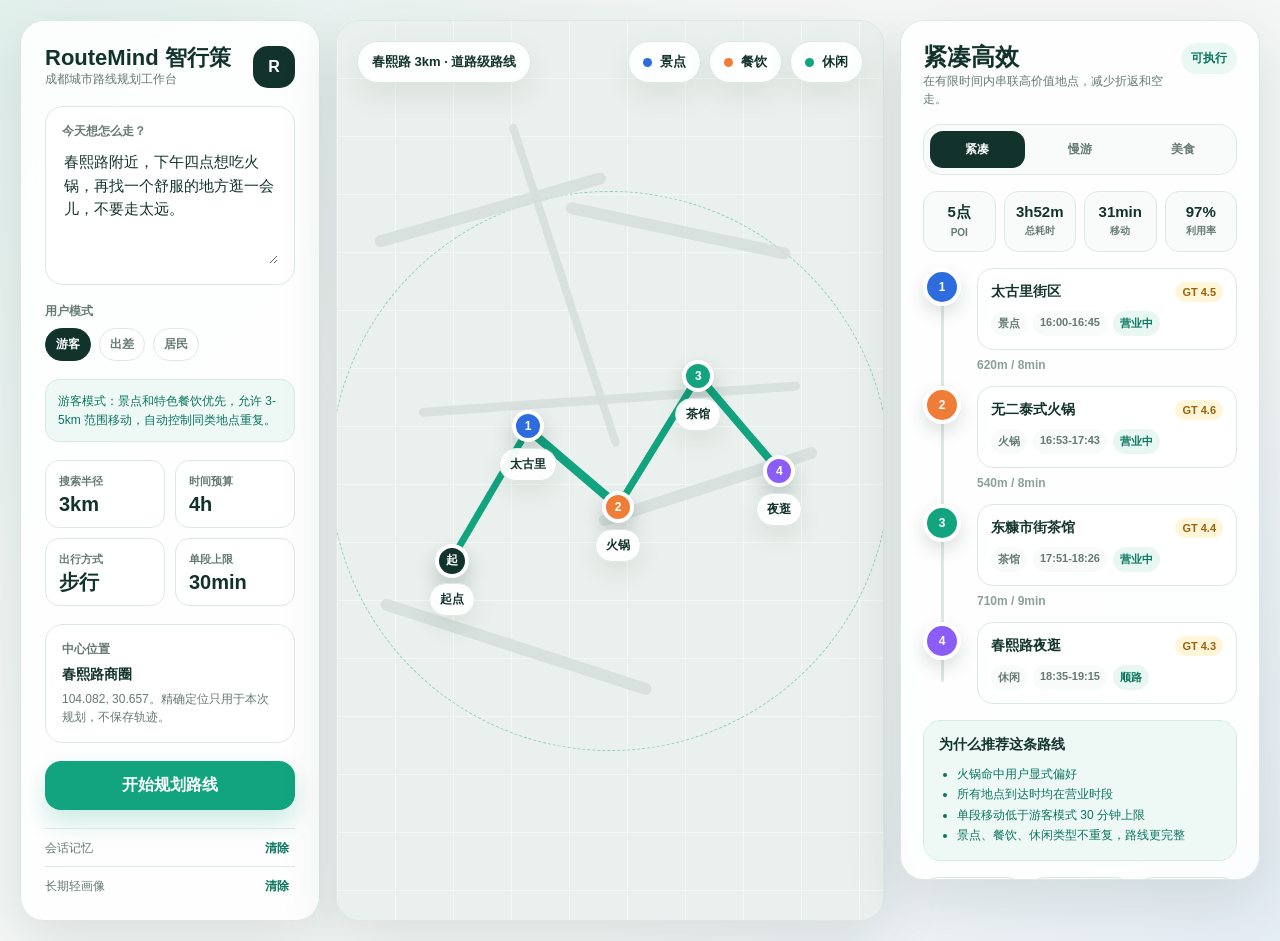
<file: ui/route_planner_concept.html>
<!doctype html>
<html lang="zh-CN">
<head>
  <meta charset="utf-8">
  <meta name="viewport" content="width=device-width, initial-scale=1">
  <title>RouteMind 智行策 城市路线规划工作台草稿</title>
  <style>
    :root {
      --bg: #f4f7f6;
      --panel: #ffffff;
      --panel-soft: #f8fbfa;
      --line: #dde7e3;
      --ink: #12332c;
      --muted: #667a74;
      --muted-2: #8aa09a;
      --brand: #12a37f;
      --brand-dark: #0b765e;
      --blue: #2d6cdf;
      --orange: #ef7d38;
      --purple: #8b5cf6;
      --yellow: #f5b544;
      --danger: #d9534f;
      --shadow: 0 18px 60px rgba(18, 51, 44, 0.12);
      --radius-lg: 24px;
      --radius-md: 18px;
      --radius-sm: 14px;
    }

    * { box-sizing: border-box; }

    body {
      margin: 0;
      min-height: 100vh;
      font-family: -apple-system, BlinkMacSystemFont, "Segoe UI", "PingFang SC", "Microsoft YaHei", Arial, sans-serif;
      color: var(--ink);
      background:
        linear-gradient(135deg, rgba(18, 163, 127, 0.08), transparent 34%),
        linear-gradient(315deg, rgba(45, 108, 223, 0.08), transparent 32%),
        var(--bg);
    }

    button, textarea, select, input { font: inherit; }

    .app-shell {
      min-height: 100vh;
      padding: 20px;
      display: grid;
      grid-template-columns: 300px minmax(460px, 1fr) 360px;
      gap: 16px;
    }

    .panel {
      background: rgba(255, 255, 255, 0.88);
      border: 1px solid var(--line);
      border-radius: var(--radius-lg);
      box-shadow: var(--shadow);
      backdrop-filter: blur(16px);
    }

    .planner {
      padding: 24px;
      display: flex;
      flex-direction: column;
      gap: 18px;
    }

    .brand {
      display: flex;
      align-items: center;
      justify-content: space-between;
      gap: 12px;
    }

    .brand-mark {
      width: 42px;
      height: 42px;
      border-radius: 15px;
      display: grid;
      place-items: center;
      color: #fff;
      font-weight: 800;
      background: var(--ink);
    }

    h1, h2, h3, p { margin: 0; }

    h1 { font-size: 22px; line-height: 1.15; }
    .caption { color: var(--muted); font-size: 12px; line-height: 1.5; }

    .query-box {
      padding: 16px;
      background: var(--panel);
      border: 1px solid var(--line);
      border-radius: var(--radius-md);
    }

    .query-box label,
    .field-label {
      display: block;
      margin-bottom: 8px;
      color: var(--muted);
      font-size: 12px;
      font-weight: 700;
    }

    textarea {
      width: 100%;
      min-height: 116px;
      resize: vertical;
      border: 0;
      outline: 0;
      color: var(--ink);
      background: transparent;
      font-size: 15px;
      line-height: 1.55;
    }

    .chips {
      display: flex;
      gap: 8px;
      flex-wrap: wrap;
    }

    .chip {
      border: 1px solid var(--line);
      border-radius: 999px;
      padding: 7px 10px;
      background: var(--panel);
      color: var(--muted);
      font-size: 12px;
      font-weight: 700;
      white-space: nowrap;
    }

    .chip.active {
      color: #fff;
      border-color: var(--ink);
      background: var(--ink);
    }

    .mode-summary {
      padding: 12px;
      border: 1px solid #d8eae4;
      border-radius: var(--radius-sm);
      background: #eef8f5;
      color: var(--brand-dark);
      font-size: 12px;
      line-height: 1.55;
    }

    .metric-grid {
      display: grid;
      grid-template-columns: 1fr 1fr;
      gap: 10px;
    }

    .metric {
      padding: 13px;
      border: 1px solid var(--line);
      border-radius: var(--radius-sm);
      background: var(--panel);
    }

    .metric span {
      display: block;
      color: var(--muted);
      font-size: 11px;
      font-weight: 700;
    }

    .metric strong {
      display: block;
      margin-top: 5px;
      font-size: 20px;
      line-height: 1;
    }

    .primary-btn {
      width: 100%;
      border: 0;
      border-radius: 16px;
      padding: 14px 16px;
      color: #fff;
      background: var(--brand);
      font-weight: 800;
      cursor: pointer;
      box-shadow: 0 12px 24px rgba(18, 163, 127, 0.22);
    }

    .quiet-links {
      margin-top: auto;
      display: grid;
      gap: 8px;
      color: var(--muted);
      font-size: 12px;
    }

    .quiet-row {
      display: flex;
      align-items: center;
      justify-content: space-between;
      gap: 12px;
      padding-top: 10px;
      border-top: 1px solid var(--line);
    }

    .text-btn {
      border: 0;
      background: transparent;
      color: var(--brand-dark);
      font-size: 12px;
      font-weight: 800;
      cursor: pointer;
    }

    .map-panel {
      position: relative;
      overflow: hidden;
      min-height: calc(100vh - 40px);
      background: #eaf0ed;
    }

    .map-topbar {
      position: absolute;
      z-index: 3;
      top: 20px;
      left: 20px;
      right: 20px;
      display: flex;
      justify-content: space-between;
      align-items: center;
      gap: 12px;
    }

    .map-pill {
      display: inline-flex;
      align-items: center;
      gap: 8px;
      min-height: 42px;
      padding: 0 14px;
      border: 1px solid var(--line);
      border-radius: 999px;
      background: rgba(255, 255, 255, 0.92);
      color: var(--ink);
      font-size: 13px;
      font-weight: 800;
      box-shadow: 0 12px 30px rgba(18, 51, 44, 0.08);
    }

    .map-legend {
      display: flex;
      gap: 8px;
      flex-wrap: wrap;
      justify-content: flex-end;
    }

    .legend-dot {
      width: 9px;
      height: 9px;
      border-radius: 50%;
      background: var(--dot);
    }

    .map-canvas {
      position: absolute;
      inset: 0;
      background:
        linear-gradient(90deg, rgba(255,255,255,0.45) 1px, transparent 1px),
        linear-gradient(0deg, rgba(255,255,255,0.45) 1px, transparent 1px),
        #eaf0ed;
      background-size: 58px 58px;
    }

    .road {
      position: absolute;
      height: 12px;
      border-radius: 999px;
      background: #d5dfdb;
      transform-origin: left center;
      opacity: 0.86;
    }

    .road.r1 { left: 7%; top: 24%; width: 44%; transform: rotate(-16deg); }
    .road.r2 { left: 42%; top: 20%; width: 42%; transform: rotate(12deg); }
    .road.r3 { left: 8%; top: 64%; width: 52%; transform: rotate(18deg); }
    .road.r4 { left: 48%; top: 55%; width: 42%; transform: rotate(-18deg); }
    .road.r5 { left: 15%; top: 43%; width: 70%; transform: rotate(-4deg); height: 9px; }
    .road.r6 { left: 32%; top: 11%; width: 62%; transform: rotate(72deg); height: 8px; }

    .route-svg {
      position: absolute;
      inset: 0;
      width: 100%;
      height: 100%;
      pointer-events: none;
    }

    .marker {
      position: absolute;
      z-index: 2;
      width: 32px;
      height: 32px;
      border: 4px solid #fff;
      border-radius: 50%;
      background: var(--color);
      transform: translate(-50%, -50%);
      box-shadow: 0 10px 20px rgba(18, 51, 44, 0.22);
      display: grid;
      place-items: center;
      color: #fff;
      font-size: 12px;
      font-weight: 900;
    }

    .marker.start {
      width: 34px;
      height: 34px;
      background: var(--ink);
    }

    .marker-label {
      position: absolute;
      z-index: 2;
      transform: translate(-50%, 22px);
      padding: 7px 10px;
      border: 1px solid var(--line);
      border-radius: 999px;
      background: rgba(255, 255, 255, 0.94);
      box-shadow: 0 10px 24px rgba(18, 51, 44, 0.08);
      font-size: 12px;
      font-weight: 800;
      white-space: nowrap;
    }

    .radius-ring {
      position: absolute;
      left: 50%;
      top: 50%;
      width: min(62vw, 560px);
      aspect-ratio: 1;
      border: 1px dashed rgba(18, 163, 127, 0.42);
      border-radius: 50%;
      transform: translate(-50%, -50%);
    }

    .result-panel {
      padding: 22px;
      display: flex;
      flex-direction: column;
      gap: 16px;
      max-height: calc(100vh - 40px);
      overflow: auto;
    }

    .section-title {
      display: flex;
      align-items: flex-start;
      justify-content: space-between;
      gap: 16px;
    }

    .section-title h2 {
      font-size: 24px;
      line-height: 1.2;
    }

    .status-badge {
      padding: 7px 10px;
      border-radius: 999px;
      background: #eaf8f4;
      color: var(--brand-dark);
      font-size: 12px;
      font-weight: 900;
      white-space: nowrap;
    }

    .tabs {
      display: grid;
      grid-template-columns: repeat(3, 1fr);
      gap: 8px;
      padding: 6px;
      border: 1px solid var(--line);
      border-radius: 18px;
      background: var(--panel-soft);
    }

    .tab {
      border: 0;
      border-radius: 13px;
      padding: 10px 6px;
      color: var(--muted);
      background: transparent;
      font-size: 12px;
      font-weight: 900;
      cursor: pointer;
    }

    .tab.active {
      color: #fff;
      background: var(--ink);
    }

    .stats {
      display: grid;
      grid-template-columns: repeat(4, 1fr);
      gap: 8px;
    }

    .stat {
      min-width: 0;
      padding: 11px 8px;
      border: 1px solid var(--line);
      border-radius: 14px;
      background: var(--panel-soft);
      text-align: center;
    }

    .stat strong {
      display: block;
      font-size: 15px;
    }

    .stat span {
      color: var(--muted);
      font-size: 10px;
      font-weight: 800;
    }

    .timeline {
      position: relative;
      display: grid;
      gap: 12px;
    }

    .timeline::before {
      content: "";
      position: absolute;
      left: 18px;
      top: 22px;
      bottom: 22px;
      width: 3px;
      border-radius: 99px;
      background: var(--line);
    }

    .step {
      position: relative;
      display: grid;
      grid-template-columns: 42px 1fr;
      gap: 12px;
      align-items: start;
    }

    .step-dot {
      position: relative;
      z-index: 1;
      width: 38px;
      height: 38px;
      border: 4px solid #fff;
      border-radius: 50%;
      background: var(--color);
      display: grid;
      place-items: center;
      color: #fff;
      font-size: 12px;
      font-weight: 900;
      box-shadow: 0 8px 18px rgba(18, 51, 44, 0.14);
    }

    .step-card {
      padding: 13px;
      border: 1px solid var(--line);
      border-radius: 16px;
      background: var(--panel);
    }

    .step-head {
      display: flex;
      align-items: flex-start;
      justify-content: space-between;
      gap: 10px;
      margin-bottom: 9px;
    }

    .step-name {
      font-size: 14px;
      font-weight: 900;
      line-height: 1.35;
    }

    .score {
      color: #9a620a;
      background: #fff5d9;
      border-radius: 999px;
      padding: 4px 7px;
      font-size: 11px;
      font-weight: 900;
      white-space: nowrap;
    }

    .step-meta {
      display: flex;
      gap: 6px;
      flex-wrap: wrap;
    }

    .mini-pill {
      padding: 5px 7px;
      border-radius: 999px;
      background: var(--panel-soft);
      color: var(--muted);
      font-size: 11px;
      font-weight: 800;
    }

    .mini-pill.open { color: var(--brand-dark); background: #e8f7f2; }

    .move {
      margin: -4px 0 2px 54px;
      color: var(--muted-2);
      font-size: 12px;
      font-weight: 800;
    }

    .why {
      padding: 15px;
      border-radius: 18px;
      background: #eef8f5;
      border: 1px solid #d7ebe4;
    }

    .why h3 {
      margin-bottom: 10px;
      font-size: 14px;
    }

    .why ul {
      margin: 0;
      padding-left: 18px;
      color: var(--brand-dark);
      font-size: 12px;
      line-height: 1.7;
    }

    .state-strip {
      display: grid;
      grid-template-columns: repeat(3, 1fr);
      gap: 8px;
    }

    .state-card {
      padding: 11px;
      border: 1px solid var(--line);
      border-radius: 14px;
      background: var(--panel-soft);
      color: var(--muted);
      font-size: 11px;
      line-height: 1.45;
    }

    .state-card strong {
      display: block;
      margin-bottom: 4px;
      color: var(--ink);
      font-size: 12px;
    }

    @media (max-width: 1120px) {
      .app-shell {
        grid-template-columns: 300px 1fr;
      }

      .result-panel {
        grid-column: 1 / -1;
        max-height: none;
      }

      .map-panel {
        min-height: 620px;
      }
    }

    @media (max-width: 720px) {
      body { background: var(--bg); }

      .app-shell {
        padding: 12px;
        display: flex;
        flex-direction: column;
      }

      .planner {
        padding: 16px;
      }

      .brand {
        align-items: flex-start;
      }

      .query-box textarea {
        min-height: 84px;
      }

      .map-panel {
        min-height: 340px;
        border-radius: 22px;
      }

      .map-topbar {
        top: 12px;
        left: 12px;
        right: 12px;
        align-items: flex-start;
        flex-direction: column;
      }

      .map-legend {
        justify-content: flex-start;
      }

      .radius-ring {
        width: 300px;
      }

      .result-panel {
        padding: 18px;
        border-radius: 24px 24px 0 0;
      }

      .section-title h2 {
        font-size: 21px;
      }

      .stats,
      .state-strip {
        grid-template-columns: repeat(2, 1fr);
      }
    }
  </style>
</head>
<body>
  <main class="app-shell">
    <aside class="panel planner" aria-label="路线规划输入">
      <div class="brand">
        <div>
          <h1>RouteMind 智行策</h1>
          <p class="caption">成都城市路线规划工作台</p>
        </div>
        <div class="brand-mark">R</div>
      </div>

      <section class="query-box">
        <label for="goal">今天想怎么走？</label>
        <textarea id="goal">春熙路附近，下午四点想吃火锅，再找一个舒服的地方逛一会儿，不要走太远。</textarea>
      </section>

      <section>
        <div class="field-label">用户模式</div>
        <div class="chips" aria-label="用户模式">
          <button class="chip active" type="button">游客</button>
          <button class="chip" type="button">出差</button>
          <button class="chip" type="button">居民</button>
        </div>
      </section>

      <div class="mode-summary">
        游客模式：景点和特色餐饮优先，允许 3-5km 范围移动，自动控制同类地点重复。
      </div>

      <section class="metric-grid">
        <div class="metric"><span>搜索半径</span><strong>3km</strong></div>
        <div class="metric"><span>时间预算</span><strong>4h</strong></div>
        <div class="metric"><span>出行方式</span><strong>步行</strong></div>
        <div class="metric"><span>单段上限</span><strong>30min</strong></div>
      </section>

      <section class="query-box">
        <div class="field-label">中心位置</div>
        <p style="font-size:14px;font-weight:800;margin-bottom:6px;">春熙路商圈</p>
        <p class="caption">104.082, 30.657。精确定位只用于本次规划，不保存轨迹。</p>
      </section>

      <button class="primary-btn" type="button">开始规划路线</button>

      <section class="quiet-links" aria-label="隐私与会话控制">
        <div class="quiet-row">
          <span>会话记忆</span>
          <button class="text-btn" type="button">清除</button>
        </div>
        <div class="quiet-row">
          <span>长期轻画像</span>
          <button class="text-btn" type="button">清除</button>
        </div>
      </section>
    </aside>

    <section class="panel map-panel" aria-label="路线地图">
      <div class="map-canvas">
        <div class="radius-ring"></div>
        <div class="road r1"></div>
        <div class="road r2"></div>
        <div class="road r3"></div>
        <div class="road r4"></div>
        <div class="road r5"></div>
        <div class="road r6"></div>
        <svg class="route-svg" viewBox="0 0 1000 760" preserveAspectRatio="none" aria-hidden="true">
          <path id="routePath" d="M210 455 L350 345 L515 410 L662 300 L810 380" stroke="#12A37F" stroke-width="9" fill="none" stroke-linecap="round" stroke-linejoin="round"/>
        </svg>
        <div class="marker start" style="left:21%;top:60%;--color:var(--ink);">起</div>
        <div class="marker-label" style="left:21%;top:60%;">起点</div>
        <div class="marker poi poi-1" style="left:35%;top:45%;--color:var(--blue);">1</div>
        <div class="marker-label label-1" style="left:35%;top:45%;">太古里</div>
        <div class="marker poi poi-2" style="left:51.5%;top:54%;--color:var(--orange);">2</div>
        <div class="marker-label label-2" style="left:51.5%;top:54%;">火锅</div>
        <div class="marker poi poi-3" style="left:66.2%;top:39.5%;--color:var(--brand);">3</div>
        <div class="marker-label label-3" style="left:66.2%;top:39.5%;">茶馆</div>
        <div class="marker poi poi-4" style="left:81%;top:50%;--color:var(--purple);">4</div>
        <div class="marker-label label-4" style="left:81%;top:50%;">夜逛</div>
      </div>
      <div class="map-topbar">
        <div class="map-pill">春熙路 3km · 道路级路线</div>
        <div class="map-legend">
          <div class="map-pill"><span class="legend-dot" style="--dot:var(--blue)"></span>景点</div>
          <div class="map-pill"><span class="legend-dot" style="--dot:var(--orange)"></span>餐饮</div>
          <div class="map-pill"><span class="legend-dot" style="--dot:var(--brand)"></span>休闲</div>
        </div>
      </div>
    </section>

    <aside class="panel result-panel" aria-label="路线结果">
      <div class="section-title">
        <div>
          <h2 id="variantTitle">紧凑高效</h2>
          <p id="variantDesc" class="caption">在有限时间内串联高价值地点，减少折返和空走。</p>
        </div>
        <span class="status-badge">可执行</span>
      </div>

      <nav class="tabs" aria-label="方案切换">
        <button class="tab active" type="button" data-variant="0">紧凑</button>
        <button class="tab" type="button" data-variant="1">慢游</button>
        <button class="tab" type="button" data-variant="2">美食</button>
      </nav>

      <section class="stats" id="stats"></section>
      <section class="timeline" id="timeline"></section>

      <section class="why">
        <h3>为什么推荐这条路线</h3>
        <ul id="whyList"></ul>
      </section>

      <section class="state-strip">
        <div class="state-card"><strong>单点推荐</strong>只找火锅或咖啡时，地图展示多个候选点，不强行串线。</div>
        <div class="state-card"><strong>简单路线</strong>吃完再逛这类需求，优先展示 2-3 个地点的顺序。</div>
        <div class="state-card"><strong>无结果降级</strong>提示半径、营业时间、单段移动约束，并给出修正入口。</div>
      </section>
    </aside>
  </main>

  <script>
    const variants = [
      {
        name: "紧凑高效",
        desc: "在有限时间内串联高价值地点，减少折返和空走。",
        stats: ["5点", "3h52m", "31min", "97%"],
        statLabels: ["POI", "总耗时", "移动", "利用率"],
        routePath: "M210 455 L350 345 L515 410 L662 300 L810 380",
        steps: [
          ["太古里街区", "景点", "16:00-16:45", "GT 4.5", "营业中", "var(--blue)"],
          ["无二泰式火锅", "火锅", "16:53-17:43", "GT 4.6", "营业中", "var(--orange)", "620m / 8min"],
          ["东糠市街茶馆", "茶馆", "17:51-18:26", "GT 4.4", "营业中", "var(--brand)", "540m / 8min"],
          ["春熙路夜逛", "休闲", "18:35-19:15", "GT 4.3", "顺路", "var(--purple)", "710m / 9min"]
        ],
        why: ["火锅命中用户显式偏好", "所有地点到达时均在营业时段", "单段移动低于游客模式 30 分钟上限", "景点、餐饮、休闲类型不重复，路线更完整"]
      },
      {
        name: "休闲慢游",
        desc: "减少站点密度，把更多时间留给街区和茶馆。",
        stats: ["4点", "3h40m", "24min", "92%"],
        statLabels: ["POI", "总耗时", "移动", "利用率"],
        routePath: "M210 455 L360 332 L610 348 L755 432",
        steps: [
          ["大慈寺周边", "景点", "16:00-16:55", "GT 4.5", "营业中", "var(--blue)"],
          ["宽坐茶空间", "茶馆", "17:04-17:54", "GT 4.4", "少走路", "var(--brand)", "690m / 9min"],
          ["锦江小吃街", "小吃", "18:02-18:32", "GT 4.3", "营业中", "var(--orange)", "520m / 8min"],
          ["IFS 夜景点", "休闲", "18:39-19:40", "GT 4.2", "拍照友好", "var(--purple)", "480m / 7min"]
        ],
        why: ["减少站点数量，降低赶路感", "优先安排白天更适合游览的地点", "茶馆停留更长，符合慢游模式", "移动时间低于紧凑方案"]
      },
      {
        name: "美食探店",
        desc: "围绕火锅和小吃展开，保留一个轻量休闲点消化。",
        stats: ["5点", "3h58m", "29min", "99%"],
        statLabels: ["POI", "总耗时", "移动", "利用率"],
        routePath: "M210 455 L430 414 L540 360 L655 410 L790 330",
        steps: [
          ["香香巷小吃", "小吃", "16:00-16:25", "GT 4.4", "营业中", "var(--orange)"],
          ["无二泰式火锅", "火锅", "16:33-17:23", "GT 4.6", "营业中", "var(--orange)", "640m / 8min"],
          ["手作甜品店", "甜品", "17:31-17:56", "GT 4.4", "营业中", "var(--orange)", "520m / 8min"],
          ["街区散步点", "休闲", "18:05-18:45", "GT 4.2", "顺路", "var(--purple)", "760m / 9min"]
        ],
        why: ["餐饮权重最高，符合“想吃火锅”", "同类餐饮控制在可接受范围内", "穿插散步点，避免连续进食体验单一", "路线围绕春熙路核心区，移动成本可控"]
      }
    ];

    const tabs = Array.from(document.querySelectorAll(".tab"));
    const title = document.getElementById("variantTitle");
    const desc = document.getElementById("variantDesc");
    const stats = document.getElementById("stats");
    const timeline = document.getElementById("timeline");
    const whyList = document.getElementById("whyList");
    const routePath = document.getElementById("routePath");

    function renderVariant(index) {
      const variant = variants[index];
      title.textContent = variant.name;
      desc.textContent = variant.desc;
      routePath.setAttribute("d", variant.routePath);
      stats.innerHTML = variant.stats.map((value, i) => `
        <div class="stat"><strong>${value}</strong><span>${variant.statLabels[i]}</span></div>
      `).join("");
      timeline.innerHTML = variant.steps.map((step, i) => `
        ${step[6] ? `<div class="move">${step[6]}</div>` : ""}
        <article class="step">
          <div class="step-dot" style="--color:${step[5]}">${i + 1}</div>
          <div class="step-card">
            <div class="step-head">
              <div class="step-name">${step[0]}</div>
              <div class="score">${step[3]}</div>
            </div>
            <div class="step-meta">
              <span class="mini-pill">${step[1]}</span>
              <span class="mini-pill">${step[2]}</span>
              <span class="mini-pill open">${step[4]}</span>
            </div>
          </div>
        </article>
      `).join("");
      whyList.innerHTML = variant.why.map(item => `<li>${item}</li>`).join("");
      tabs.forEach((tab, i) => tab.classList.toggle("active", i === index));
    }

    tabs.forEach(tab => {
      tab.addEventListener("click", () => renderVariant(Number(tab.dataset.variant)));
    });

    renderVariant(0);
  </script>
</body>
</html>
</file>
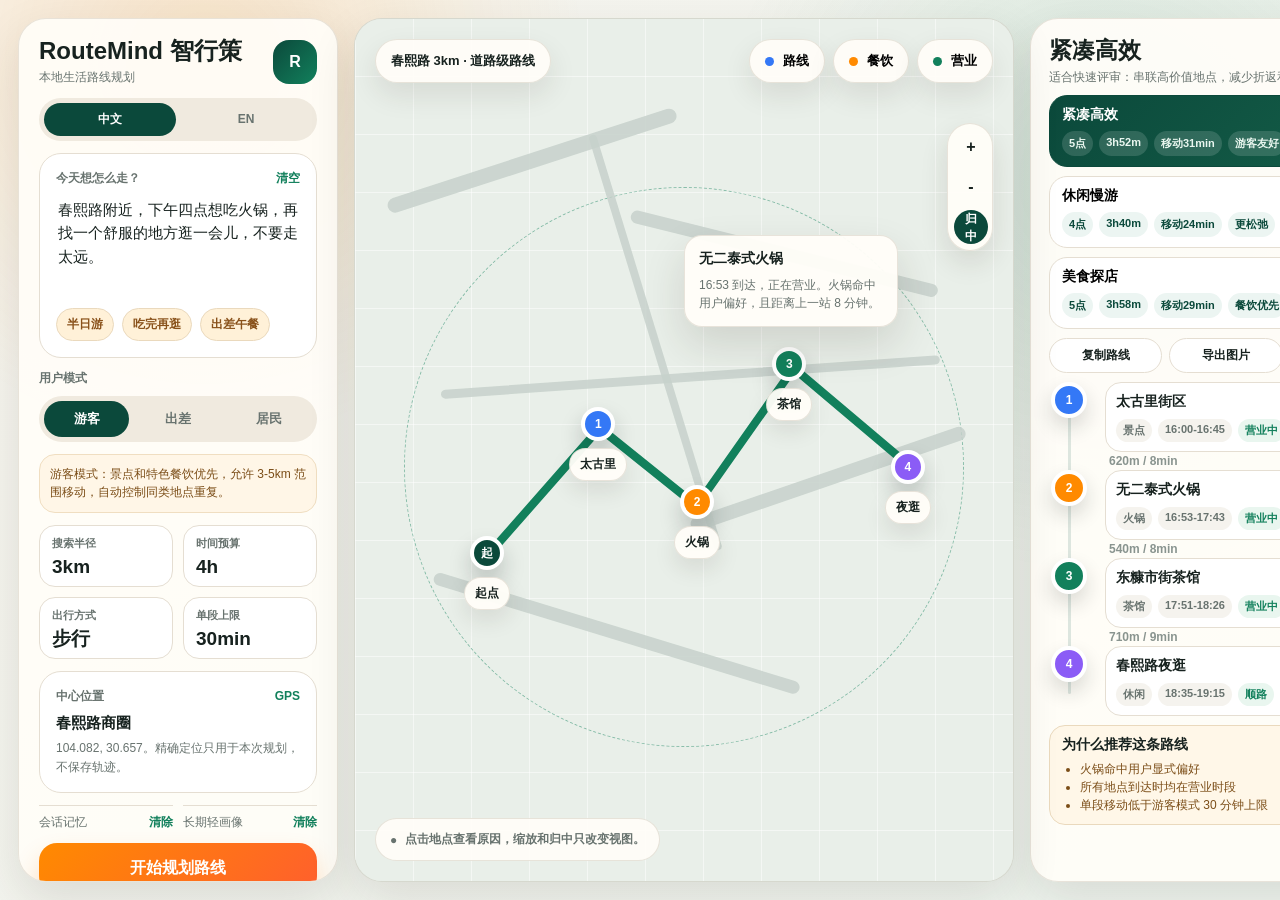
<file: ui/route_planner_desktop_v1.html>
<!doctype html>
<html lang="zh-CN">
<head>
  <meta charset="utf-8">
  <meta name="viewport" content="width=device-width, initial-scale=1">
  <title>RouteMind 智行策 Desktop V1</title>
  <style>
    :root {
      --bg: #f7f4ee;
      --surface: #fffdf8;
      --surface-2: #fff7e8;
      --surface-3: #f1f6f2;
      --ink: #17221f;
      --muted: #68736f;
      --line: #e5ded2;
      --green: #12805c;
      --green-dark: #0b493b;
      --orange: #ff8a00;
      --orange-soft: #fff1d8;
      --blue: #3478f6;
      --purple: #8b5cf6;
      --red: #e9502f;
      --shadow: 0 18px 48px rgba(53, 43, 27, .12);
      --radius-xl: 28px;
      --radius-lg: 22px;
      --radius-md: 16px;
      --radius-pill: 999px;
    }

    * { box-sizing: border-box; }

    html, body { margin: 0; min-height: 100%; }

    body {
      min-height: 100vh;
      overflow: hidden;
      color: var(--ink);
      background:
        radial-gradient(circle at 16% 7%, rgba(255, 138, 0, .16), transparent 28%),
        radial-gradient(circle at 86% 20%, rgba(18, 128, 92, .14), transparent 30%),
        linear-gradient(135deg, #f7f4ee 0%, #eef5ef 100%);
      font-family: -apple-system, BlinkMacSystemFont, "Segoe UI", "PingFang SC", "Microsoft YaHei", Arial, sans-serif;
    }

    button, textarea { font: inherit; }
    button { cursor: pointer; }
    h1, h2, h3, p { margin: 0; }

    .workspace {
      width: 1440px;
      height: 900px;
      margin: 0 auto;
      padding: 18px;
      display: grid;
      grid-template-columns: 320px 1fr 392px;
      gap: 16px;
    }

    .panel {
      border: 1px solid rgba(126, 111, 83, .18);
      border-radius: var(--radius-xl);
      background: rgba(255, 253, 248, .92);
      box-shadow: var(--shadow);
      overflow: hidden;
    }

    .left-panel {
      padding: 20px;
      display: flex;
      flex-direction: column;
      gap: 12px;
    }

    .brand-row {
      display: flex;
      align-items: center;
      justify-content: space-between;
      gap: 12px;
    }

    .brand h1 {
      font-size: 24px;
      letter-spacing: 0;
      line-height: 1;
    }

    .brand p {
      margin-top: 6px;
      color: var(--muted);
      font-size: 12px;
      line-height: 1.4;
    }

    .brand-badge {
      width: 44px;
      height: 44px;
      border-radius: 16px;
      display: grid;
      place-items: center;
      color: #fff;
      background: linear-gradient(135deg, var(--green-dark), var(--green));
      font-weight: 900;
    }

    .lang-switch {
      padding: 5px;
      display: grid;
      grid-template-columns: 1fr 1fr;
      gap: 4px;
      border-radius: var(--radius-pill);
      background: #f0eadf;
    }

    .lang-switch button {
      border: 0;
      border-radius: var(--radius-pill);
      padding: 8px 12px;
      background: transparent;
      color: var(--muted);
      font-size: 12px;
      font-weight: 800;
    }

    .lang-switch button.active {
      color: #fff;
      background: var(--green-dark);
    }

    .search-card {
      border: 1px solid var(--line);
      border-radius: var(--radius-lg);
      padding: 16px;
      background: #fff;
    }

    .label {
      display: flex;
      justify-content: space-between;
      align-items: center;
      margin-bottom: 9px;
      color: var(--muted);
      font-size: 12px;
      font-weight: 800;
    }

    .label-action {
      color: var(--green);
      font-weight: 900;
    }

    textarea {
      width: 100%;
      height: 98px;
      resize: none;
      border: 0;
      outline: 0;
      color: var(--ink);
      background: transparent;
      font-size: 15px;
      line-height: 1.56;
    }

    .prompt-chips {
      display: flex;
      gap: 8px;
      flex-wrap: wrap;
      margin-top: 10px;
    }

    .prompt-chip {
      border: 1px solid #ead9bd;
      border-radius: var(--radius-pill);
      padding: 7px 10px;
      color: #89511a;
      background: var(--orange-soft);
      font-size: 12px;
      font-weight: 800;
    }

    .mode-tabs {
      display: grid;
      grid-template-columns: repeat(3, 1fr);
      gap: 6px;
      padding: 5px;
      border-radius: var(--radius-pill);
      background: #f0eadf;
    }

    .mode-tabs button {
      border: 0;
      border-radius: var(--radius-pill);
      padding: 9px 0;
      background: transparent;
      color: var(--muted);
      font-size: 13px;
      font-weight: 900;
    }

    .mode-tabs button.active {
      color: #fff;
      background: var(--green-dark);
    }

    .mode-note {
      border: 1px solid #f0dec1;
      border-radius: var(--radius-md);
      padding: 10px;
      color: #7b4d17;
      background: #fff6e7;
      font-size: 12px;
      line-height: 1.55;
    }

    .quick-grid {
      display: grid;
      grid-template-columns: 1fr 1fr;
      gap: 10px;
    }

    .quick {
      min-height: 60px;
      border: 1px solid var(--line);
      border-radius: var(--radius-md);
      padding: 10px 12px;
      background: #fff;
    }

    .quick span {
      display: block;
      color: var(--muted);
      font-size: 11px;
      font-weight: 800;
    }

    .quick strong {
      display: block;
      margin-top: 6px;
      font-size: 19px;
      line-height: 1;
    }

    .primary {
      border: 0;
      border-radius: 18px;
      padding: 15px 18px;
      color: #fff;
      background: linear-gradient(135deg, #ff8a00, #ff5f2d);
      box-shadow: 0 15px 26px rgba(255, 111, 0, .24);
      font-weight: 900;
    }

    .privacy {
      display: flex;
      justify-content: space-between;
      gap: 10px;
      color: var(--muted);
      font-size: 12px;
    }

    .privacy-row {
      display: flex;
      flex: 1;
      justify-content: space-between;
      align-items: center;
      padding-top: 8px;
      border-top: 1px solid var(--line);
    }

    .text-button {
      border: 0;
      padding: 0;
      color: var(--green);
      background: transparent;
      font-size: 12px;
      font-weight: 900;
    }

    .map-panel {
      position: relative;
      background: #e9efe9;
    }

    .map-canvas {
      position: absolute;
      inset: 0;
      background:
        linear-gradient(90deg, rgba(255,255,255,.52) 1px, transparent 1px),
        linear-gradient(0deg, rgba(255,255,255,.52) 1px, transparent 1px),
        #e9efe9;
      background-size: 58px 58px;
    }

    .road {
      position: absolute;
      border-radius: var(--radius-pill);
      background: rgba(199, 210, 204, .85);
      transform-origin: left center;
    }

    .r1 { left: 5%; top: 21%; width: 46%; height: 15px; transform: rotate(-18deg); }
    .r2 { left: 42%; top: 22%; width: 48%; height: 13px; transform: rotate(14deg); }
    .r3 { left: 12%; top: 64%; width: 58%; height: 13px; transform: rotate(17deg); }
    .r4 { left: 51%; top: 58%; width: 44%; height: 14px; transform: rotate(-19deg); }
    .r5 { left: 13%; top: 43%; width: 76%; height: 9px; transform: rotate(-4deg); }
    .r6 { left: 36%; top: 13%; width: 66%; height: 8px; transform: rotate(73deg); }

    .map-route {
      position: absolute;
      inset: 0;
      width: 100%;
      height: 100%;
      pointer-events: none;
    }

    .radius-ring {
      position: absolute;
      left: 50%;
      top: 52%;
      width: 560px;
      height: 560px;
      border: 1px dashed rgba(18, 128, 92, .45);
      border-radius: 50%;
      transform: translate(-50%, -50%);
    }

    .map-top {
      position: absolute;
      z-index: 5;
      top: 20px;
      left: 20px;
      right: 20px;
      display: flex;
      justify-content: space-between;
      gap: 14px;
    }

    .map-pill {
      min-height: 44px;
      display: inline-flex;
      align-items: center;
      gap: 9px;
      padding: 0 15px;
      border: 1px solid rgba(126, 111, 83, .18);
      border-radius: var(--radius-pill);
      background: rgba(255, 253, 248, .94);
      box-shadow: 0 12px 28px rgba(53, 43, 27, .1);
      font-size: 13px;
      font-weight: 900;
      white-space: nowrap;
    }

    .layer-group {
      display: flex;
      gap: 8px;
    }

    .dot {
      width: 9px;
      height: 9px;
      border-radius: 50%;
      background: var(--dot);
    }

    .map-tools {
      position: absolute;
      z-index: 5;
      top: 104px;
      right: 20px;
      width: 46px;
      padding: 6px;
      display: grid;
      gap: 6px;
      border: 1px solid rgba(126, 111, 83, .18);
      border-radius: 23px;
      background: rgba(255, 253, 248, .95);
      box-shadow: 0 12px 28px rgba(53, 43, 27, .12);
    }

    .map-tools button {
      width: 34px;
      height: 34px;
      border: 0;
      border-radius: 17px;
      color: var(--ink);
      background: transparent;
      font-size: 16px;
      font-weight: 900;
    }

    .map-tools button.active {
      color: #fff;
      background: var(--green-dark);
      font-size: 12px;
    }

    .map-note {
      position: absolute;
      left: 20px;
      bottom: 20px;
      z-index: 5;
      display: flex;
      gap: 8px;
      align-items: center;
      padding: 12px 14px;
      border: 1px solid rgba(126, 111, 83, .18);
      border-radius: var(--radius-pill);
      background: rgba(255, 253, 248, .94);
      color: var(--muted);
      font-size: 12px;
      font-weight: 800;
    }

    .poi {
      position: absolute;
      z-index: 4;
      width: 34px;
      height: 34px;
      display: grid;
      place-items: center;
      border: 4px solid #fff;
      border-radius: 50%;
      color: #fff;
      background: var(--color);
      box-shadow: 0 12px 22px rgba(23, 34, 31, .22);
      transform: translate(-50%, -50%);
      font-size: 12px;
      font-weight: 900;
    }

    .poi.start { background: var(--green-dark); }

    .poi-label {
      position: absolute;
      z-index: 4;
      max-width: 112px;
      padding: 7px 10px;
      border: 1px solid rgba(126, 111, 83, .18);
      border-radius: var(--radius-pill);
      background: rgba(255, 253, 248, .96);
      box-shadow: 0 10px 22px rgba(53, 43, 27, .1);
      transform: translate(-50%, 24px);
      font-size: 12px;
      font-weight: 900;
      text-align: center;
      white-space: nowrap;
    }

    .tooltip-card {
      position: absolute;
      z-index: 6;
      left: 50%;
      top: 25%;
      width: 214px;
      padding: 14px;
      border: 1px solid rgba(126, 111, 83, .18);
      border-radius: 18px;
      background: rgba(255, 253, 248, .96);
      box-shadow: 0 18px 42px rgba(53, 43, 27, .14);
    }

    .tooltip-card h3 {
      font-size: 14px;
      margin-bottom: 8px;
    }

    .tooltip-card p {
      color: var(--muted);
      font-size: 12px;
      line-height: 1.5;
    }

    .right-panel {
      padding: 18px;
      display: flex;
      flex-direction: column;
      gap: 9px;
      background: rgba(255, 253, 248, .94);
    }

    .result-head {
      display: flex;
      justify-content: space-between;
      align-items: flex-start;
      gap: 12px;
    }

    .result-head h2 {
      font-size: 23px;
      line-height: 1.15;
    }

    .result-head p {
      margin-top: 6px;
      color: var(--muted);
      font-size: 12px;
      line-height: 1.35;
      white-space: nowrap;
      overflow: hidden;
      text-overflow: ellipsis;
      max-width: 270px;
    }

    .status {
      flex: 0 0 auto;
      padding: 7px 10px;
      border-radius: var(--radius-pill);
      color: var(--green);
      background: #e9f6ef;
      font-size: 12px;
      font-weight: 900;
    }

    .variant-list {
      display: grid;
      grid-template-columns: 1fr;
      gap: 9px;
    }

    .variant-card {
      border: 1px solid var(--line);
      border-radius: 18px;
      padding: 10px 12px;
      background: #fff;
      text-align: left;
    }

    .variant-card.active {
      color: #fff;
      border-color: var(--green-dark);
      background: linear-gradient(135deg, var(--green-dark), #155f49);
    }

    .variant-title {
      display: flex;
      justify-content: space-between;
      align-items: center;
      gap: 8px;
      font-size: 14px;
      font-weight: 900;
    }

    .variant-meta {
      margin-top: 7px;
      display: flex;
      gap: 6px;
      flex-wrap: wrap;
    }

    .variant-meta span {
      padding: 5px 7px;
      border-radius: var(--radius-pill);
      background: rgba(18, 128, 92, .08);
      color: var(--green-dark);
      font-size: 11px;
      font-weight: 800;
    }

    .variant-card.active .variant-meta span {
      color: #eaf7f0;
      background: rgba(255,255,255,.14);
    }

    .actions {
      display: grid;
      grid-template-columns: repeat(3, 1fr);
      gap: 7px;
    }

    .action-btn {
      border: 1px solid var(--line);
      border-radius: var(--radius-pill);
      padding: 8px 8px;
      color: var(--ink);
      background: #fff;
      font-size: 12px;
      font-weight: 900;
    }

    .timeline {
      position: relative;
      display: grid;
      gap: 6px;
      padding-left: 2px;
    }

    .timeline::before {
      content: "";
      position: absolute;
      left: 19px;
      top: 22px;
      bottom: 22px;
      width: 3px;
      border-radius: 99px;
      background: #dde6df;
    }

    .move {
      margin: -4px 0 -4px 58px;
      color: #89948f;
      font-size: 12px;
      font-weight: 800;
    }

    .stop {
      position: relative;
      display: grid;
      grid-template-columns: 42px 1fr;
      gap: 12px;
      align-items: start;
    }

    .stop-index {
      position: relative;
      z-index: 1;
      width: 36px;
      height: 36px;
      display: grid;
      place-items: center;
      border: 4px solid #fff;
      border-radius: 50%;
      color: #fff;
      background: var(--color);
      box-shadow: 0 10px 20px rgba(23, 34, 31, .16);
      font-size: 12px;
      font-weight: 900;
    }

    .stop-card {
      padding: 9px 10px;
      border: 1px solid var(--line);
      border-radius: var(--radius-md);
      background: #fff;
    }

    .stop-top {
      display: flex;
      justify-content: space-between;
      gap: 10px;
      align-items: flex-start;
      margin-bottom: 7px;
    }

    .stop-name {
      font-size: 14px;
      font-weight: 900;
      line-height: 1.35;
    }

    .score {
      padding: 4px 7px;
      border-radius: var(--radius-pill);
      color: #965811;
      background: #fff0ce;
      font-size: 11px;
      font-weight: 900;
      white-space: nowrap;
    }

    .stop-tags {
      display: flex;
      gap: 6px;
      flex-wrap: wrap;
    }

    .stop-tags span {
      padding: 4px 7px;
      border-radius: var(--radius-pill);
      color: var(--muted);
      background: #f5f3ee;
      font-size: 11px;
      font-weight: 800;
    }

    .stop-tags .open {
      color: var(--green);
      background: #e9f6ef;
    }

    .why-box {
      padding: 10px 12px;
      border: 1px solid #ead9bd;
      border-radius: var(--radius-md);
      background: #fff7e8;
    }

    .why-box h3 {
      margin-bottom: 6px;
      font-size: 14px;
    }

    .why-box ul {
      margin: 0;
      padding-left: 18px;
      color: #7b4d17;
      font-size: 12px;
      line-height: 1.52;
    }

    .toast {
      position: absolute;
      z-index: 10;
      right: 24px;
      bottom: 24px;
      display: none;
      padding: 12px 14px;
      border-radius: var(--radius-pill);
      color: #fff;
      background: var(--green-dark);
      box-shadow: 0 12px 28px rgba(23, 34, 31, .18);
      font-size: 13px;
      font-weight: 900;
    }

    .toast.show { display: block; }
  </style>
</head>
<body>
  <main class="workspace">
    <aside class="panel left-panel" aria-label="路线规划输入">
      <div class="brand-row">
        <div class="brand">
          <h1>RouteMind 智行策</h1>
          <p data-i18n="tagline">本地生活路线规划</p>
        </div>
        <div class="brand-badge">R</div>
      </div>

      <div class="lang-switch" aria-label="语言切换">
        <button class="active" type="button" data-lang="zh">中文</button>
        <button type="button" data-lang="en">EN</button>
      </div>

      <section class="search-card">
        <div class="label">
          <span data-i18n="goalLabel">今天想怎么走？</span>
          <button class="text-button" type="button" data-i18n="clear">清空</button>
        </div>
        <textarea id="goalInput" data-i18n-placeholder="goalPlaceholder">春熙路附近，下午四点想吃火锅，再找一个舒服的地方逛一会儿，不要走太远。</textarea>
        <div class="prompt-chips">
          <button class="prompt-chip" type="button" data-i18n="prompt1">半日游</button>
          <button class="prompt-chip" type="button" data-i18n="prompt2">吃完再逛</button>
          <button class="prompt-chip" type="button" data-i18n="prompt3">出差午餐</button>
        </div>
      </section>

      <section>
        <div class="label"><span data-i18n="modeLabel">用户模式</span></div>
        <div class="mode-tabs">
          <button class="active" type="button" data-i18n="tourist">游客</button>
          <button type="button" data-i18n="business">出差</button>
          <button type="button" data-i18n="resident">居民</button>
        </div>
      </section>

      <div class="mode-note" data-i18n="modeNote">游客模式：景点和特色餐饮优先，允许 3-5km 范围移动，自动控制同类地点重复。</div>

      <section class="quick-grid">
        <div class="quick"><span data-i18n="radius">搜索半径</span><strong>3km</strong></div>
        <div class="quick"><span data-i18n="budget">时间预算</span><strong>4h</strong></div>
        <div class="quick"><span data-i18n="travel">出行方式</span><strong data-i18n="walk">步行</strong></div>
        <div class="quick"><span data-i18n="limit">单段上限</span><strong>30min</strong></div>
      </section>

      <section class="search-card">
        <div class="label"><span data-i18n="center">中心位置</span><span class="label-action">GPS</span></div>
        <p style="font-size:15px;font-weight:900;margin-bottom:6px;" data-i18n="centerName">春熙路商圈</p>
        <p style="color:var(--muted);font-size:12px;line-height:1.55;" data-i18n="privacyHint">104.082, 30.657。精确定位只用于本次规划，不保存轨迹。</p>
      </section>

      <section class="privacy">
        <div class="privacy-row"><span data-i18n="session">会话记忆</span><button class="text-button" type="button" data-i18n="remove">清除</button></div>
        <div class="privacy-row"><span data-i18n="profile">长期轻画像</span><button class="text-button" type="button" data-i18n="remove">清除</button></div>
      </section>

      <button class="primary" type="button" data-i18n="plan">开始规划路线</button>
    </aside>

    <section class="panel map-panel" aria-label="地图与路线">
      <div class="map-canvas">
        <div class="radius-ring"></div>
        <div class="road r1"></div>
        <div class="road r2"></div>
        <div class="road r3"></div>
        <div class="road r4"></div>
        <div class="road r5"></div>
        <div class="road r6"></div>
        <svg class="map-route" viewBox="0 0 780 864" preserveAspectRatio="none" aria-hidden="true">
          <path id="routePath" d="M160 535 L290 410 L405 488 L520 350 L660 450" stroke="#12805c" stroke-width="9" fill="none" stroke-linecap="round" stroke-linejoin="round"/>
        </svg>
        <div class="poi start" style="left:20%;top:62%;">起</div>
        <div class="poi-label" style="left:20%;top:62%;" data-i18n="start">起点</div>
        <div class="poi" style="left:37%;top:47%;--color:var(--blue);">1</div>
        <div class="poi-label" style="left:37%;top:47%;" data-i18n="mapPoi1">太古里</div>
        <div class="poi" style="left:52%;top:56%;--color:var(--orange);">2</div>
        <div class="poi-label" style="left:52%;top:56%;" data-i18n="mapPoi2">火锅</div>
        <div class="poi" style="left:66%;top:40%;--color:var(--green);">3</div>
        <div class="poi-label" style="left:66%;top:40%;" data-i18n="mapPoi3">茶馆</div>
        <div class="poi" style="left:84%;top:52%;--color:var(--purple);">4</div>
        <div class="poi-label" style="left:84%;top:52%;" data-i18n="mapPoi4">夜逛</div>
      </div>

      <div class="map-top">
        <div class="map-pill" data-i18n="mapTitle">春熙路 3km · 道路级路线</div>
        <div class="layer-group">
          <button class="map-pill" type="button"><span class="dot" style="--dot:var(--blue)"></span><span data-i18n="layerRoute">路线</span></button>
          <button class="map-pill" type="button"><span class="dot" style="--dot:var(--orange)"></span><span data-i18n="layerFood">餐饮</span></button>
          <button class="map-pill" type="button"><span class="dot" style="--dot:var(--green)"></span><span data-i18n="layerOpen">营业</span></button>
        </div>
      </div>

      <div class="map-tools" aria-label="地图工具栏">
        <button type="button" aria-label="zoom in">+</button>
        <button type="button" aria-label="zoom out">-</button>
        <button class="active" type="button" data-i18n="recenter">归中</button>
      </div>

      <div class="tooltip-card">
        <h3 data-i18n="tooltipTitle">无二泰式火锅</h3>
        <p data-i18n="tooltipText">16:53 到达，正在营业。火锅命中用户偏好，且距离上一站 8 分钟。</p>
      </div>

      <div class="map-note"><span>●</span><span data-i18n="mapNote">点击地点查看原因，缩放和归中只改变视图。</span></div>
      <div class="toast" id="toast" data-i18n="toast">路线文本已复制</div>
    </section>

    <aside class="panel right-panel" aria-label="方案与时间轴">
      <div class="result-head">
        <div>
          <h2 id="variantName">紧凑高效</h2>
          <p id="variantDesc">适合快速评审：串联高价值地点，减少折返和空走。</p>
        </div>
        <span class="status" data-i18n="executable">可执行</span>
      </div>

      <section class="variant-list" id="variantList"></section>

      <section class="actions">
        <button class="action-btn" type="button" id="copyButton" data-i18n="copy">复制路线</button>
        <button class="action-btn" type="button" data-i18n="export">导出图片</button>
        <button class="action-btn" type="button" data-i18n="share">分享</button>
      </section>

      <section class="timeline" id="timeline"></section>

      <section class="why-box">
        <h3 data-i18n="whyTitle">为什么推荐这条路线</h3>
        <ul id="whyList"></ul>
      </section>
    </aside>
  </main>

  <script>
    const dict = {
      zh: {
        tagline: "本地生活路线规划",
        goalLabel: "今天想怎么走？",
        clear: "清空",
        goalPlaceholder: "春熙路附近，下午四点想吃火锅，再找一个舒服的地方逛一会儿，不要走太远。",
        prompt1: "半日游",
        prompt2: "吃完再逛",
        prompt3: "出差午餐",
        modeLabel: "用户模式",
        tourist: "游客",
        business: "出差",
        resident: "居民",
        modeNote: "游客模式：景点和特色餐饮优先，允许 3-5km 范围移动，自动控制同类地点重复。",
        radius: "搜索半径",
        budget: "时间预算",
        travel: "出行方式",
        walk: "步行",
        limit: "单段上限",
        center: "中心位置",
        centerName: "春熙路商圈",
        privacyHint: "104.082, 30.657。精确定位只用于本次规划，不保存轨迹。",
        plan: "开始规划路线",
        session: "会话记忆",
        profile: "长期轻画像",
        remove: "清除",
        start: "起点",
        mapPoi1: "太古里",
        mapPoi2: "火锅",
        mapPoi3: "茶馆",
        mapPoi4: "夜逛",
        mapTitle: "春熙路 3km · 道路级路线",
        layerRoute: "路线",
        layerFood: "餐饮",
        layerOpen: "营业",
        recenter: "归中",
        tooltipTitle: "无二泰式火锅",
        tooltipText: "16:53 到达，正在营业。火锅命中用户偏好，且距离上一站 8 分钟。",
        mapNote: "点击地点查看原因，缩放和归中只改变视图。",
        executable: "可执行",
        copy: "复制路线",
        export: "导出图片",
        share: "分享",
        whyTitle: "为什么推荐这条路线",
        toast: "路线文本已复制"
      },
      en: {
        tagline: "Local lifestyle route planner",
        goalLabel: "What do you want to do?",
        clear: "Clear",
        goalPlaceholder: "Near Chunxi Road, around 4 PM, hotpot first, then a relaxed place to walk around. Keep it close.",
        prompt1: "Half-day",
        prompt2: "Eat + walk",
        prompt3: "Business lunch",
        modeLabel: "User mode",
        tourist: "Tourist",
        business: "Business",
        resident: "Resident",
        modeNote: "Tourist mode prioritizes sights and local dining, allows 3-5km movement, and reduces repeated POI types.",
        radius: "Radius",
        budget: "Budget",
        travel: "Travel mode",
        walk: "Walk",
        limit: "Segment limit",
        center: "Center",
        centerName: "Chunxi Road",
        privacyHint: "104.082, 30.657. Precise location is used only for this plan and not stored.",
        plan: "Plan route",
        session: "Session memory",
        profile: "Light profile",
        remove: "Clear",
        start: "Start",
        mapPoi1: "Taikoo Li",
        mapPoi2: "Hotpot",
        mapPoi3: "Tea house",
        mapPoi4: "Night walk",
        mapTitle: "Chunxi Road 3km · street-level route",
        layerRoute: "Route",
        layerFood: "Food",
        layerOpen: "Open",
        recenter: "Center",
        tooltipTitle: "Wuer Thai Hotpot",
        tooltipText: "Arrive at 16:53. Open now. Matches hotpot preference and is 8 minutes from the previous stop.",
        mapNote: "Click a place to see reasons. Zoom and center only change the view.",
        executable: "Ready",
        copy: "Copy route",
        export: "Export",
        share: "Share",
        whyTitle: "Why this route",
        toast: "Route copied"
      }
    };

    const variants = [
      {
        id: "efficient",
        name: { zh: "紧凑高效", en: "Efficient" },
        desc: { zh: "适合快速评审：串联高价值地点，减少折返和空走。", en: "Best for quick review: high-value stops with less backtracking." },
        meta: { zh: ["5点", "3h52m", "移动31min", "游客友好"], en: ["5 stops", "3h52m", "31m travel", "Tourist"] },
        path: "M160 535 L290 410 L405 488 L520 350 L660 450",
        stops: [
          { name: { zh: "太古里街区", en: "Taikoo Li" }, type: { zh: "景点", en: "Sight" }, time: "16:00-16:45", score: "GT 4.5", status: { zh: "营业中", en: "Open" }, color: "var(--blue)" },
          { name: { zh: "无二泰式火锅", en: "Wuer Thai Hotpot" }, type: { zh: "火锅", en: "Hotpot" }, time: "16:53-17:43", score: "GT 4.6", status: { zh: "营业中", en: "Open" }, color: "var(--orange)", move: "620m / 8min" },
          { name: { zh: "东糠市街茶馆", en: "Dongkang Tea House" }, type: { zh: "茶馆", en: "Tea" }, time: "17:51-18:26", score: "GT 4.4", status: { zh: "营业中", en: "Open" }, color: "var(--green)", move: "540m / 8min" },
          { name: { zh: "春熙路夜逛", en: "Chunxi Night Walk" }, type: { zh: "休闲", en: "Leisure" }, time: "18:35-19:15", score: "GT 4.3", status: { zh: "顺路", en: "On route" }, color: "var(--purple)", move: "710m / 9min" }
        ],
        why: {
          zh: ["火锅命中用户显式偏好", "所有地点到达时均在营业时段", "单段移动低于游客模式 30 分钟上限", "景点、餐饮、休闲类型不重复"],
          en: ["Hotpot matches the stated preference", "Every stop is open at arrival time", "Each segment stays under the 30-minute limit", "Sight, food, and leisure are balanced"]
        }
      },
      {
        id: "relaxed",
        name: { zh: "休闲慢游", en: "Relaxed" },
        desc: { zh: "减少站点密度，把更多时间留给街区和茶馆。", en: "Fewer stops and more time for slow walking and tea." },
        meta: { zh: ["4点", "3h40m", "移动24min", "更松弛"], en: ["4 stops", "3h40m", "24m travel", "Relaxed"] },
        path: "M160 535 L290 410 L405 488 L520 350 L660 450",
        stops: [
          { name: { zh: "大慈寺周边", en: "Daci Temple Area" }, type: { zh: "景点", en: "Sight" }, time: "16:00-16:55", score: "GT 4.5", status: { zh: "营业中", en: "Open" }, color: "var(--blue)" },
          { name: { zh: "宽坐茶空间", en: "Kuan Tea Space" }, type: { zh: "茶馆", en: "Tea" }, time: "17:04-17:54", score: "GT 4.4", status: { zh: "少走路", en: "Short walk" }, color: "var(--green)", move: "690m / 9min" },
          { name: { zh: "锦江小吃街", en: "Jinjiang Snacks" }, type: { zh: "小吃", en: "Snacks" }, time: "18:02-18:32", score: "GT 4.3", status: { zh: "营业中", en: "Open" }, color: "var(--orange)", move: "520m / 8min" },
          { name: { zh: "IFS 夜景点", en: "IFS Night View" }, type: { zh: "休闲", en: "Leisure" }, time: "18:39-19:40", score: "GT 4.2", status: { zh: "拍照友好", en: "Photo spot" }, color: "var(--purple)", move: "480m / 7min" }
        ],
        why: {
          zh: ["减少站点数量，降低赶路感", "茶馆停留更长，符合慢游需求", "移动时间低于紧凑方案", "保留一个夜景点作为旅游氛围"],
          en: ["Fewer stops reduce the rushed feeling", "Longer tea stop supports slow travel", "Travel time is lower than the efficient plan", "A night-view stop adds travel atmosphere"]
        }
      },
      {
        id: "food",
        name: { zh: "美食探店", en: "Food-first" },
        desc: { zh: "围绕火锅和小吃展开，保留一个轻量休闲点消化。", en: "Hotpot and snacks first, with a light walk after." },
        meta: { zh: ["5点", "3h58m", "移动29min", "餐饮优先"], en: ["5 stops", "3h58m", "29m travel", "Food"] },
        path: "M160 535 L290 410 L405 488 L520 350 L660 450",
        stops: [
          { name: { zh: "香香巷小吃", en: "Xiangxiang Snacks" }, type: { zh: "小吃", en: "Snacks" }, time: "16:00-16:25", score: "GT 4.4", status: { zh: "营业中", en: "Open" }, color: "var(--orange)" },
          { name: { zh: "无二泰式火锅", en: "Wuer Thai Hotpot" }, type: { zh: "火锅", en: "Hotpot" }, time: "16:33-17:23", score: "GT 4.6", status: { zh: "营业中", en: "Open" }, color: "var(--orange)", move: "640m / 8min" },
          { name: { zh: "手作甜品店", en: "Handmade Dessert" }, type: { zh: "甜品", en: "Dessert" }, time: "17:31-17:56", score: "GT 4.4", status: { zh: "营业中", en: "Open" }, color: "var(--orange)", move: "520m / 8min" },
          { name: { zh: "街区散步点", en: "Block Walk" }, type: { zh: "休闲", en: "Leisure" }, time: "18:05-18:45", score: "GT 4.2", status: { zh: "顺路", en: "On route" }, color: "var(--purple)", move: "760m / 9min" }
        ],
        why: {
          zh: ["餐饮权重最高，符合想吃火锅", "穿插散步点，避免连续进食体验单一", "路线围绕春熙路核心区", "适合美团本地生活场景展示"],
          en: ["Food has the highest weight for this query", "A walk prevents a food-only route", "The route stays in the Chunxi core area", "Fits a local lifestyle demo"]
        }
      }
    ];

    let currentLang = "zh";
    let currentVariant = 0;

    const qs = selector => document.querySelector(selector);
    const qsa = selector => Array.from(document.querySelectorAll(selector));

    function t(key) {
      return dict[currentLang][key] || key;
    }

    function applyLanguage() {
      qsa("[data-i18n]").forEach(el => {
        el.textContent = t(el.dataset.i18n);
      });
      qsa("[data-i18n-placeholder]").forEach(el => {
        el.placeholder = t(el.dataset.i18nPlaceholder);
      });
      if (currentLang === "en") {
        qs("#goalInput").value = dict.en.goalPlaceholder;
      } else {
        qs("#goalInput").value = dict.zh.goalPlaceholder;
      }
      qsa(".lang-switch button").forEach(btn => {
        btn.classList.toggle("active", btn.dataset.lang === currentLang);
      });
      renderVariant(currentVariant);
    }

    function renderVariant(index) {
      currentVariant = index;
      const variant = variants[index];
      qs("#variantName").textContent = variant.name[currentLang];
      qs("#variantDesc").textContent = variant.desc[currentLang];
      qs("#routePath").setAttribute("d", variant.path);

      qs("#variantList").innerHTML = variants.map((item, i) => `
        <button class="variant-card ${i === index ? "active" : ""}" type="button" data-variant="${i}">
          <div class="variant-title">
            <span>${item.name[currentLang]}</span>
            <span>${i === index ? "●" : ""}</span>
          </div>
          <div class="variant-meta">
            ${item.meta[currentLang].map(meta => `<span>${meta}</span>`).join("")}
          </div>
        </button>
      `).join("");

      qs("#timeline").innerHTML = variant.stops.map((stop, i) => `
        ${stop.move ? `<div class="move">${stop.move}</div>` : ""}
        <article class="stop">
          <div class="stop-index" style="--color:${stop.color}">${i + 1}</div>
          <div class="stop-card">
            <div class="stop-top">
              <div class="stop-name">${stop.name[currentLang]}</div>
              <div class="score">${stop.score}</div>
            </div>
            <div class="stop-tags">
              <span>${stop.type[currentLang]}</span>
              <span>${stop.time}</span>
              <span class="open">${stop.status[currentLang]}</span>
            </div>
          </div>
        </article>
      `).join("");

      qs("#whyList").innerHTML = variant.why[currentLang].slice(0, 3).map(item => `<li>${item}</li>`).join("");

      qsa(".variant-card").forEach(card => {
        card.addEventListener("click", () => renderVariant(Number(card.dataset.variant)));
      });
    }

    qsa(".lang-switch button").forEach(btn => {
      btn.addEventListener("click", () => {
        currentLang = btn.dataset.lang;
        applyLanguage();
      });
    });

    qs("#copyButton").addEventListener("click", () => {
      const toast = qs("#toast");
      toast.classList.add("show");
      setTimeout(() => toast.classList.remove("show"), 1200);
    });

    renderVariant(0);
    applyLanguage();
  </script>
</body>
</html>
</file>
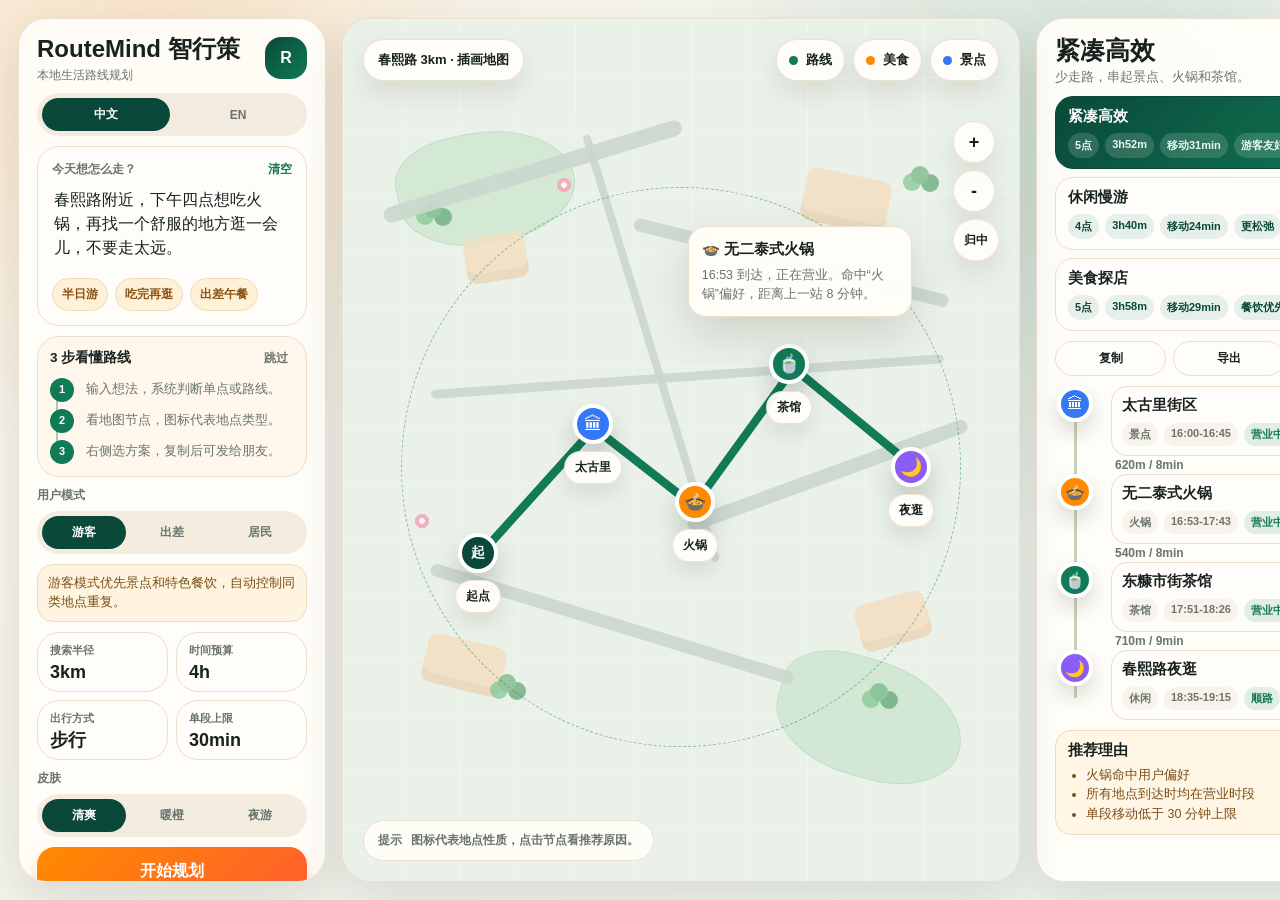
<file: ui/route_planner_desktop_v2.html>
<!doctype html>
<html lang="zh-CN">
<head>
  <meta charset="utf-8">
  <meta name="viewport" content="width=device-width, initial-scale=1">
  <title>RouteMind 智行策 Desktop V2</title>
  <style>
    :root {
      --bg: #f8f3ea;
      --panel: #fffdf8;
      --panel-2: #fff6e8;
      --ink: #17221f;
      --muted: #69746f;
      --line: #eadfcd;
      --green: #117a56;
      --green-dark: #0a4939;
      --orange: #ff8a00;
      --orange-deep: #ff5f2d;
      --blue: #3478f6;
      --purple: #8b5cf6;
      --pink: #ec6f86;
      --map-bg: #eaf1e9;
      --map-road: #cbd8cf;
      --map-park: #cfe7d0;
      --map-building: #f4dfc1;
      --shadow: 0 18px 46px rgba(48, 39, 24, .12);
      --radius-xl: 28px;
      --radius-lg: 22px;
      --radius-md: 16px;
      --pill: 999px;
    }

    * { box-sizing: border-box; }
    html, body { margin: 0; min-height: 100%; }
    body {
      min-height: 100vh;
      overflow: hidden;
      color: var(--ink);
      background:
        radial-gradient(circle at 12% 8%, rgba(255, 138, 0, .16), transparent 28%),
        radial-gradient(circle at 84% 16%, rgba(17, 122, 86, .16), transparent 30%),
        linear-gradient(135deg, var(--bg), #edf4ef);
      font-family: -apple-system, BlinkMacSystemFont, "Segoe UI", "PingFang SC", "Microsoft YaHei", Arial, sans-serif;
    }

    button, textarea { font: inherit; }
    button { cursor: pointer; }
    h1, h2, h3, p { margin: 0; }

    .workspace {
      width: 1440px;
      height: 900px;
      margin: 0 auto;
      padding: 18px;
      display: grid;
      grid-template-columns: 308px 1fr 386px;
      gap: 16px;
    }

    .workspace.night {
      --bg: #15211e;
      --panel: #20302b;
      --panel-2: #26372f;
      --ink: #f8fbf7;
      --muted: #b9c8c1;
      --line: #385047;
      --green: #32c18b;
      --green-dark: #0c5d47;
      --orange: #ffb347;
      --orange-deep: #ff7a35;
      --map-bg: #243832;
      --map-road: #3a544b;
      --map-park: #315f45;
      --map-building: #594838;
      --shadow: 0 20px 52px rgba(0, 0, 0, .26);
    }

    .workspace.night .search-card,
    .workspace.night .mini-card,
    .workspace.night .guide-card,
    .workspace.night .variant-card,
    .workspace.night .stop-card {
      background: #30443d;
    }

    .workspace.night .variant-card:not(.active),
    .workspace.night .stop-card {
      color: #f4fbf7;
    }

    .workspace.night .brand h1,
    .workspace.night .result-head h2,
    .workspace.night .guide-head h3,
    .workspace.night .stop-name,
    .workspace.night .variant-title,
    .workspace.night .label,
    .workspace.night .mini-card strong {
      color: #f8fff9;
    }

    .workspace.night .brand p,
    .workspace.night .result-head p,
    .workspace.night .guide-step,
    .workspace.night .mini-card span,
    .workspace.night .move,
    .workspace.night .tooltip-card p,
    .workspace.night .map-note,
    .workspace.night .segmented button:not(.active) {
      color: #d3e2dc;
    }

    .workspace.night .mode-note {
      color: #ffe0ad;
      background: #473725;
      border-color: #6d5539;
    }

    .workspace.night .prompt-row button {
      color: #ffe0ad;
      background: #4b3925;
      border-color: #6d5539;
    }

    .workspace.night .map-pill,
    .workspace.night .icon-btn,
    .workspace.night .compact-btn,
    .workspace.night .tooltip-card,
    .workspace.night .map-note {
      background: rgba(32, 48, 43, .94);
      border-color: #48665c;
      color: #f8fff9;
    }

    .workspace.night .poi-label {
      color: #f8fff9;
      background: rgba(32, 48, 43, .96);
      border-color: #48665c;
    }

    .workspace.night .variant-meta span,
    .workspace.night .stop-tags span {
      color: #d7e8df;
      background: rgba(255,255,255,.12);
    }

    .workspace.night .stop-tags .open,
    .workspace.night .status {
      color: #86f0bd;
      background: rgba(50, 193, 139, .16);
    }

    .workspace.night .score {
      color: #ffd27c;
      background: rgba(255, 179, 71, .16);
    }

    .workspace.night .why-box {
      background: #334036;
      border-color: #5e7049;
      color: #f8fff9;
    }

    .workspace.night .why-box ul {
      color: #ffe0ad;
    }

    .workspace.warm {
      --bg: #fff2df;
      --map-bg: #f7ead7;
      --map-park: #dce6bf;
      --map-road: #dbcdb6;
      --map-building: #f2d3a7;
    }

    .panel {
      border: 1px solid color-mix(in srgb, var(--line), transparent 12%);
      border-radius: var(--radius-xl);
      background: color-mix(in srgb, var(--panel), transparent 4%);
      box-shadow: var(--shadow);
      overflow: hidden;
    }

    .left {
      padding: 18px;
      display: flex;
      flex-direction: column;
      gap: 10px;
    }

    .brand-row,
    .section-head,
    .result-head,
    .guide-head {
      display: flex;
      justify-content: space-between;
      align-items: flex-start;
      gap: 12px;
    }

    .brand h1 { font-size: 24px; line-height: 1; font-weight: 850; }
    .brand p {
      margin-top: 6px;
      color: var(--muted);
      font-size: 12px;
      line-height: 1.35;
    }

    .brand-mark {
      width: 42px;
      height: 42px;
      border-radius: 16px;
      display: grid;
      place-items: center;
      color: #fff;
      background: linear-gradient(135deg, var(--green-dark), var(--green));
      font-weight: 800;
    }

    .segmented {
      display: grid;
      gap: 4px;
      padding: 5px;
      border-radius: var(--pill);
      background: color-mix(in srgb, var(--line), transparent 45%);
    }

    .segmented.lang { grid-template-columns: 1fr 1fr; }
    .segmented.mode,
    .segmented.skin { grid-template-columns: repeat(3, 1fr); }

    .segmented button {
      border: 0;
      border-radius: var(--pill);
      padding: 8px 8px;
      color: var(--muted);
      background: transparent;
      font-size: 12px;
      font-weight: 760;
    }

    .segmented button.active {
      color: #fff;
      background: var(--green-dark);
    }

    .search-card,
    .mini-card,
    .guide-card {
      border: 1px solid var(--line);
      border-radius: var(--radius-lg);
      background: color-mix(in srgb, var(--panel), white 18%);
    }

    .search-card { padding: 14px; }
    .mini-card { padding: 10px 12px; }
    .guide-card {
      position: relative;
      padding: 12px;
      background: color-mix(in srgb, var(--panel-2), white 12%);
    }

    .guide-card::before {
      content: "";
      position: absolute;
      left: 18px;
      top: 44px;
      bottom: 18px;
      width: 2px;
      background: color-mix(in srgb, var(--green), transparent 65%);
    }

    .label {
      color: var(--muted);
      font-size: 12px;
      font-weight: 760;
    }

    .link-btn {
      border: 0;
      padding: 0;
      color: var(--green);
      background: transparent;
      font-size: 12px;
      font-weight: 760;
    }

    textarea {
      width: 100%;
      height: 78px;
      resize: none;
      border: 0;
      outline: 0;
      margin-top: 8px;
      color: var(--ink);
      background: transparent;
      font-size: 15.5px;
      line-height: 1.55;
    }

    .prompt-row {
      display: flex;
      gap: 7px;
      flex-wrap: wrap;
      margin-top: 10px;
    }

    .prompt-row button {
      border: 1px solid #efdbba;
      border-radius: var(--pill);
      padding: 7px 9px;
      color: #8b5214;
      background: #fff1d7;
      font-size: 12px;
      font-weight: 760;
    }

    .guide-head h3 { font-size: 13.5px; font-weight: 850; }
    .guide-head button {
      border: 0;
      background: transparent;
      color: var(--muted);
      font-size: 12px;
      font-weight: 760;
    }

    .guide-steps {
      margin-top: 10px;
      display: grid;
      gap: 7px;
    }

    .guide-step {
      display: grid;
      grid-template-columns: 28px 1fr;
      gap: 8px;
      align-items: center;
      color: var(--muted);
      font-size: 12.5px;
      line-height: 1.42;
    }

    .guide-step b {
      position: relative;
      z-index: 1;
      width: 24px;
      height: 24px;
      border-radius: 50%;
      display: grid;
      place-items: center;
      color: #fff;
      background: var(--green);
      font-size: 11px;
    }

    .mode-note {
      border: 1px solid #efdbba;
      border-radius: var(--radius-md);
      padding: 9px 10px;
      color: #7b4d17;
      background: #fff4df;
      font-size: 12.5px;
      line-height: 1.5;
    }

    .quick-grid {
      display: grid;
      grid-template-columns: 1fr 1fr;
      gap: 8px;
    }

    .mini-card span {
      display: block;
      color: var(--muted);
      font-size: 11px;
      font-weight: 760;
    }

    .mini-card strong {
      display: block;
      margin-top: 5px;
      font-size: 18px;
      line-height: 1;
    }

    .primary {
      border: 0;
      border-radius: 18px;
      padding: 14px 16px;
      color: #fff;
      background: linear-gradient(135deg, var(--orange), var(--orange-deep));
      box-shadow: 0 14px 26px rgba(255,111,0,.24);
      font-weight: 780;
    }

    .map-panel {
      position: relative;
      background: var(--map-bg);
    }

    .map-canvas {
      position: absolute;
      inset: 0;
      background: var(--map-bg);
    }

    .map-grid {
      position: absolute;
      inset: 0;
      background-image:
        linear-gradient(rgba(255,255,255,.38) 1px, transparent 1px),
        linear-gradient(90deg, rgba(255,255,255,.38) 1px, transparent 1px);
      background-size: 58px 58px;
      opacity: .75;
    }

    .park {
      position: absolute;
      border-radius: 38% 62% 48% 52%;
      background: var(--map-park);
      opacity: .82;
      box-shadow: inset 0 0 0 1px rgba(17,122,86,.12);
    }

    .park.p1 { left: 8%; top: 13%; width: 178px; height: 112px; transform: rotate(-12deg); }
    .park.p2 { right: 8%; bottom: 12%; width: 190px; height: 118px; transform: rotate(16deg); }

    .building {
      position: absolute;
      border-radius: 10px;
      background: var(--map-building);
      opacity: .84;
      box-shadow: inset 0 -10px 0 rgba(0,0,0,.04);
    }

    .b1 { left: 18%; top: 25%; width: 62px; height: 46px; transform: rotate(-9deg); }
    .b2 { left: 68%; top: 18%; width: 86px; height: 54px; transform: rotate(12deg); }
    .b3 { left: 76%; top: 67%; width: 72px; height: 48px; transform: rotate(-16deg); }
    .b4 { left: 12%; top: 72%; width: 80px; height: 50px; transform: rotate(14deg); }

    .tree {
      position: absolute;
      width: 18px;
      height: 18px;
      border-radius: 50%;
      background: #76b887;
      box-shadow: 10px 8px 0 #65a976, -8px 7px 0 #86c894;
      opacity: .75;
    }

    .t1 { left: 12%; top: 21%; }
    .t2 { left: 84%; top: 17%; }
    .t3 { left: 23%; top: 76%; }
    .t4 { left: 78%; top: 77%; }

    .flower {
      position: absolute;
      width: 22px;
      height: 22px;
      border-radius: 50%;
      background: radial-gradient(circle, #fff 0 18%, #f6a8b9 19% 45%, transparent 46%);
      opacity: .9;
    }

    .f1 { left: 72%; top: 30%; }
    .f2 { left: 31%; top: 18%; }
    .f3 { left: 10%; top: 57%; }

    .road {
      position: absolute;
      border-radius: var(--pill);
      background: var(--map-road);
      transform-origin: left center;
      opacity: .9;
    }

    .r1 { left: 6%; top: 22%; width: 46%; height: 16px; transform: rotate(-17deg); }
    .r2 { left: 43%; top: 23%; width: 48%; height: 13px; transform: rotate(14deg); }
    .r3 { left: 13%; top: 63%; width: 56%; height: 13px; transform: rotate(17deg); }
    .r4 { left: 51%; top: 58%; width: 44%; height: 14px; transform: rotate(-20deg); }
    .r5 { left: 13%; top: 43%; width: 76%; height: 9px; transform: rotate(-4deg); }
    .r6 { left: 36%; top: 13%; width: 66%; height: 8px; transform: rotate(73deg); }

    .map-route {
      position: absolute;
      inset: 0;
      width: 100%;
      height: 100%;
      pointer-events: none;
    }

    .radius-ring {
      position: absolute;
      left: 50%;
      top: 52%;
      width: 560px;
      height: 560px;
      border: 1px dashed color-mix(in srgb, var(--green), transparent 55%);
      border-radius: 50%;
      transform: translate(-50%, -50%);
    }

    .map-top {
      position: absolute;
      z-index: 8;
      top: 20px;
      left: 20px;
      right: 20px;
      display: flex;
      justify-content: space-between;
      align-items: flex-start;
      gap: 12px;
    }

    .map-pill,
    .icon-btn,
    .compact-btn {
      border: 1px solid color-mix(in srgb, var(--line), transparent 10%);
      background: color-mix(in srgb, var(--panel), transparent 6%);
      color: var(--ink);
      box-shadow: 0 12px 26px rgba(48,39,24,.1);
    }

    .map-pill {
      min-height: 42px;
      display: inline-flex;
      align-items: center;
      gap: 8px;
      padding: 0 14px;
      border-radius: var(--pill);
      font-size: 13px;
      font-weight: 800;
      white-space: nowrap;
    }

    .layer-group { display: flex; gap: 8px; }
    .layer-group .map-pill { padding: 0 12px; }
    .dot { width: 9px; height: 9px; border-radius: 50%; background: var(--dot); }

    .map-tools {
      position: absolute;
      z-index: 8;
      top: 102px;
      right: 20px;
      display: grid;
      gap: 7px;
    }

    .icon-btn {
      width: 42px;
      height: 42px;
      border-radius: 21px;
      display: grid;
      place-items: center;
      font-size: 18px;
      font-weight: 760;
    }

    .compact-btn {
      border-radius: 21px;
      min-width: 42px;
      height: 42px;
      padding: 0 10px;
      font-size: 12px;
      font-weight: 760;
    }

    .poi {
      position: absolute;
      z-index: 7;
      width: 40px;
      height: 40px;
      display: grid;
      place-items: center;
      border: 4px solid #fff;
      border-radius: 50%;
      color: #fff;
      background: var(--color);
      box-shadow: 0 14px 24px rgba(23,34,31,.2);
      transform: translate(-50%, -50%);
      font-size: 18px;
    }

    .poi.start {
      background: var(--green-dark);
      font-size: 14px;
      font-weight: 850;
    }

    .poi-label {
      position: absolute;
      z-index: 7;
      transform: translate(-50%, 27px);
      padding: 7px 10px;
      border: 1px solid color-mix(in srgb, var(--line), transparent 10%);
      border-radius: var(--pill);
      background: color-mix(in srgb, var(--panel), transparent 4%);
      box-shadow: 0 10px 20px rgba(48,39,24,.1);
      font-size: 12px;
      font-weight: 760;
      white-space: nowrap;
    }

    .tooltip-card {
      position: absolute;
      z-index: 9;
      left: 51%;
      top: 24%;
      width: 224px;
      padding: 13px;
      border: 1px solid var(--line);
      border-radius: 18px;
      background: color-mix(in srgb, var(--panel), transparent 2%);
      box-shadow: 0 18px 42px rgba(48,39,24,.14);
    }

    .tooltip-card h3 { font-size: 14.5px; margin-bottom: 7px; font-weight: 850; }
    .tooltip-card p { color: var(--muted); font-size: 12.5px; line-height: 1.5; }

    .map-note {
      position: absolute;
      z-index: 8;
      left: 20px;
      bottom: 20px;
      display: flex;
      gap: 9px;
      align-items: center;
      padding: 11px 14px;
      border: 1px solid var(--line);
      border-radius: var(--pill);
      background: color-mix(in srgb, var(--panel), transparent 4%);
      color: var(--muted);
      font-size: 12px;
      font-weight: 760;
    }

    .skin-pop {
      position: absolute;
      z-index: 9;
      left: 20px;
      top: 76px;
      width: 210px;
      padding: 12px;
      border: 1px solid var(--line);
      border-radius: 18px;
      background: color-mix(in srgb, var(--panel), transparent 3%);
      box-shadow: 0 16px 34px rgba(48,39,24,.14);
    }

    .skin-pop h3 { font-size: 13.5px; margin-bottom: 10px; font-weight: 850; }
    .skin-swatch { display: grid; grid-template-columns: repeat(3, 1fr); gap: 7px; }
    .skin-swatch button {
      border: 1px solid var(--line);
      border-radius: 14px;
      padding: 9px 4px;
      background: color-mix(in srgb, var(--panel), white 20%);
      color: var(--ink);
      font-size: 12px;
      font-weight: 760;
    }
    .skin-swatch button.active { border-color: var(--green); color: var(--green); }

    .right {
      padding: 18px;
      display: flex;
      flex-direction: column;
      gap: 10px;
    }

    .result-head h2 { font-size: 25px; line-height: 1.08; font-weight: 850; }
    .result-head p {
      margin-top: 5px;
      max-width: 270px;
      color: var(--muted);
      font-size: 12.5px;
      white-space: nowrap;
      overflow: hidden;
      text-overflow: ellipsis;
    }

    .status {
      padding: 7px 10px;
      border-radius: var(--pill);
      color: var(--green);
      background: color-mix(in srgb, var(--green), transparent 88%);
      font-size: 12px;
      font-weight: 760;
    }

    .variant-list { display: grid; gap: 8px; }
    .variant-card {
      border: 1px solid var(--line);
      border-radius: 18px;
      padding: 10px 12px;
      background: color-mix(in srgb, var(--panel), white 15%);
      color: var(--ink);
      text-align: left;
    }

    .variant-card.active {
      color: #fff;
      border-color: var(--green-dark);
      background: linear-gradient(135deg, var(--green-dark), var(--green));
    }

    .variant-title {
      display: flex;
      justify-content: space-between;
      gap: 8px;
      font-size: 14.5px;
      font-weight: 850;
    }

    .variant-meta { margin-top: 7px; display: flex; gap: 6px; flex-wrap: wrap; }
    .variant-meta span {
      padding: 5px 7px;
      border-radius: var(--pill);
      color: var(--green-dark);
      background: color-mix(in srgb, var(--green), transparent 90%);
      font-size: 11px;
      font-weight: 760;
    }
    .variant-card.active .variant-meta span { color: #eaf8f2; background: rgba(255,255,255,.15); }

    .actions { display: grid; grid-template-columns: repeat(3, 1fr); gap: 7px; }
    .action-btn {
      border: 1px solid var(--line);
      border-radius: var(--pill);
      padding: 8px 8px;
      background: color-mix(in srgb, var(--panel), white 18%);
      color: var(--ink);
      font-size: 12px;
      font-weight: 780;
    }

    .timeline { position: relative; display: grid; gap: 6px; padding-left: 2px; }
    .timeline::before {
      content: "";
      position: absolute;
      left: 19px;
      top: 22px;
      bottom: 22px;
      width: 3px;
      border-radius: var(--pill);
      background: color-mix(in srgb, var(--line), var(--green) 15%);
    }

    .move { margin: -4px 0 -4px 58px; color: var(--muted); font-size: 12px; font-weight: 760; }
    .stop { position: relative; display: grid; grid-template-columns: 42px 1fr; gap: 12px; align-items: start; }
    .stop-index {
      position: relative;
      z-index: 1;
      width: 36px;
      height: 36px;
      display: grid;
      place-items: center;
      border: 4px solid #fff;
      border-radius: 50%;
      color: #fff;
      background: var(--color);
      box-shadow: 0 10px 20px rgba(23,34,31,.16);
      font-size: 16px;
    }

    .stop-card {
      padding: 9px 10px;
      border: 1px solid var(--line);
      border-radius: var(--radius-md);
      background: color-mix(in srgb, var(--panel), white 14%);
    }

    .stop-top { display: flex; justify-content: space-between; gap: 10px; align-items: flex-start; margin-bottom: 7px; }
    .stop-name { font-size: 14.5px; font-weight: 850; line-height: 1.32; }
    .score {
      padding: 4px 7px;
      border-radius: var(--pill);
      color: #965811;
      background: #fff0ce;
      font-size: 11px;
      font-weight: 800;
      white-space: nowrap;
    }

    .stop-tags { display: flex; gap: 6px; flex-wrap: wrap; }
    .stop-tags span {
      padding: 4px 7px;
      border-radius: var(--pill);
      color: var(--muted);
      background: color-mix(in srgb, var(--line), transparent 65%);
      font-size: 11px;
      font-weight: 760;
    }
    .stop-tags .open { color: var(--green); background: color-mix(in srgb, var(--green), transparent 88%); }

    .why-box {
      padding: 10px 12px;
      border: 1px solid #efdbba;
      border-radius: var(--radius-md);
      background: color-mix(in srgb, #fff4df, var(--panel) 25%);
    }

    .why-box h3 { margin-bottom: 6px; font-size: 14.5px; font-weight: 850; }
    .why-box ul { margin: 0; padding-left: 18px; color: #7b4d17; font-size: 12.5px; line-height: 1.55; }

    .toast {
      position: absolute;
      z-index: 12;
      right: 24px;
      bottom: 24px;
      display: none;
      padding: 12px 14px;
      border-radius: var(--pill);
      color: #fff;
      background: var(--green-dark);
      box-shadow: 0 12px 28px rgba(23,34,31,.18);
      font-size: 13px;
      font-weight: 800;
    }

    .toast.show { display: block; }
  </style>
</head>
<body>
  <main class="workspace" id="app">
    <aside class="panel left" aria-label="路线规划输入">
      <div class="brand-row">
        <div class="brand"><h1>RouteMind 智行策</h1><p>本地生活路线规划</p></div>
        <div class="brand-mark">R</div>
      </div>
      <div class="segmented lang" aria-label="语言切换"><button class="active" type="button">中文</button><button type="button">EN</button></div>
      <section class="search-card">
        <div class="section-head"><span class="label">今天想怎么走？</span><button class="link-btn" type="button">清空</button></div>
        <textarea>春熙路附近，下午四点想吃火锅，再找一个舒服的地方逛一会儿，不要走太远。</textarea>
        <div class="prompt-row"><button type="button">半日游</button><button type="button">吃完再逛</button><button type="button">出差午餐</button></div>
      </section>
      <section class="guide-card" id="guide">
        <div class="guide-head"><h3>3 步看懂路线</h3><button type="button" id="skipGuide">跳过</button></div>
        <div class="guide-steps">
          <div class="guide-step"><b>1</b><span>输入想法，系统判断单点或路线。</span></div>
          <div class="guide-step"><b>2</b><span>看地图节点，图标代表地点类型。</span></div>
          <div class="guide-step"><b>3</b><span>右侧选方案，复制后可发给朋友。</span></div>
        </div>
      </section>
      <section>
        <div class="label" style="margin-bottom:7px;">用户模式</div>
        <div class="segmented mode"><button class="active" type="button">游客</button><button type="button">出差</button><button type="button">居民</button></div>
      </section>
      <div class="mode-note">游客模式优先景点和特色餐饮，自动控制同类地点重复。</div>
      <section class="quick-grid">
        <div class="mini-card"><span>搜索半径</span><strong>3km</strong></div>
        <div class="mini-card"><span>时间预算</span><strong>4h</strong></div>
        <div class="mini-card"><span>出行方式</span><strong>步行</strong></div>
        <div class="mini-card"><span>单段上限</span><strong>30min</strong></div>
      </section>
      <section>
        <div class="label" style="margin-bottom:7px;">皮肤</div>
        <div class="segmented skin"><button class="active" type="button" data-skin="day">清爽</button><button type="button" data-skin="warm">暖橙</button><button type="button" data-skin="night">夜游</button></div>
      </section>
      <button class="primary" type="button">开始规划</button>
    </aside>

    <section class="panel map-panel" aria-label="插画地图">
      <div class="map-canvas">
        <div class="map-grid"></div>
        <div class="park p1"></div><div class="park p2"></div>
        <div class="building b1"></div><div class="building b2"></div><div class="building b3"></div><div class="building b4"></div>
        <div class="tree t1"></div><div class="tree t2"></div><div class="tree t3"></div><div class="tree t4"></div>
        <div class="flower f1"></div><div class="flower f2"></div><div class="flower f3"></div>
        <div class="road r1"></div><div class="road r2"></div><div class="road r3"></div><div class="road r4"></div><div class="road r5"></div><div class="road r6"></div>
        <div class="radius-ring"></div>
        <svg class="map-route" viewBox="0 0 780 864" preserveAspectRatio="none" aria-hidden="true"><path id="routePath" d="M160 535 L290 410 L405 488 L520 350 L660 450" stroke="var(--green)" stroke-width="9" fill="none" stroke-linecap="round" stroke-linejoin="round"/></svg>
        <div class="poi start" style="left:20%;top:62%;">起</div><div class="poi-label" style="left:20%;top:62%;">起点</div>
        <div class="poi" style="left:37%;top:47%;--color:var(--blue);">🏛</div><div class="poi-label" style="left:37%;top:47%;">太古里</div>
        <div class="poi" style="left:52%;top:56%;--color:var(--orange);">🍲</div><div class="poi-label" style="left:52%;top:56%;">火锅</div>
        <div class="poi" style="left:66%;top:40%;--color:var(--green);">🍵</div><div class="poi-label" style="left:66%;top:40%;">茶馆</div>
        <div class="poi" style="left:84%;top:52%;--color:var(--purple);">🌙</div><div class="poi-label" style="left:84%;top:52%;">夜逛</div>
      </div>
      <div class="map-top"><div class="map-pill">春熙路 3km · 插画地图</div><div class="layer-group"><button class="map-pill" type="button"><span class="dot" style="--dot:var(--green)"></span>路线</button><button class="map-pill" type="button"><span class="dot" style="--dot:var(--orange)"></span>美食</button><button class="map-pill" type="button"><span class="dot" style="--dot:var(--blue)"></span>景点</button></div></div>
      <div class="map-tools"><button class="icon-btn" type="button">+</button><button class="icon-btn" type="button">-</button><button class="compact-btn" type="button">归中</button></div>
      <div class="tooltip-card"><h3>🍲 无二泰式火锅</h3><p>16:53 到达，正在营业。命中“火锅”偏好，距离上一站 8 分钟。</p></div>
      <div class="map-note"><span>提示</span><span>图标代表地点性质，点击节点看推荐原因。</span></div>
      <div class="toast" id="toast">路线已复制</div>
    </section>

    <aside class="panel right" aria-label="方案与时间轴">
      <div class="result-head"><div><h2 id="variantName">紧凑高效</h2><p id="variantDesc">少走路，串起景点、火锅和茶馆。</p></div><span class="status">可执行</span></div>
      <section class="variant-list" id="variantList"></section>
      <section class="actions"><button class="action-btn" id="copyButton" type="button">复制</button><button class="action-btn" type="button">导出</button><button class="action-btn" type="button">分享</button></section>
      <section class="timeline" id="timeline"></section>
      <section class="why-box"><h3>推荐理由</h3><ul id="whyList"></ul></section>
    </aside>
  </main>
  <script>
    const variants = [
      { name:"紧凑高效", desc:"少走路，串起景点、火锅和茶馆。", meta:["5点","3h52m","移动31min","游客友好"], stops:[["🏛","太古里街区","景点","16:00-16:45","GT 4.5","营业中","var(--blue)"],["🍲","无二泰式火锅","火锅","16:53-17:43","GT 4.6","营业中","var(--orange)","620m / 8min"],["🍵","东糠市街茶馆","茶馆","17:51-18:26","GT 4.4","营业中","var(--green)","540m / 8min"],["🌙","春熙路夜逛","休闲","18:35-19:15","GT 4.3","顺路","var(--purple)","710m / 9min"]], why:["火锅命中用户偏好","所有地点到达时均在营业时段","单段移动低于 30 分钟上限"] },
      { name:"休闲慢游", desc:"少一些站点，多一点街区停留。", meta:["4点","3h40m","移动24min","更松弛"], stops:[["🏛","大慈寺周边","景点","16:00-16:55","GT 4.5","营业中","var(--blue)"],["🍵","宽坐茶空间","茶馆","17:04-17:54","GT 4.4","少走路","var(--green)","690m / 9min"],["🍜","锦江小吃街","小吃","18:02-18:32","GT 4.3","营业中","var(--orange)","520m / 8min"],["🌙","IFS 夜景点","休闲","18:39-19:40","GT 4.2","拍照","var(--purple)","480m / 7min"]], why:["减少站点数量，降低赶路感","茶馆停留更长","保留夜景点增加旅游氛围"] },
      { name:"美食探店", desc:"餐饮优先，适合本地生活场景。", meta:["5点","3h58m","移动29min","餐饮优先"], stops:[["🍜","香香巷小吃","小吃","16:00-16:25","GT 4.4","营业中","var(--orange)"],["🍲","无二泰式火锅","火锅","16:33-17:23","GT 4.6","营业中","var(--orange)","640m / 8min"],["🍰","手作甜品店","甜品","17:31-17:56","GT 4.4","营业中","var(--pink)","520m / 8min"],["🌙","街区散步点","休闲","18:05-18:45","GT 4.2","顺路","var(--purple)","760m / 9min"]], why:["餐饮权重最高，符合想吃火锅","穿插散步点避免体验单一","适合美团本地生活场景展示"] }
    ];
    const app = document.getElementById("app");
    let lang = "zh";
    const variantList = document.getElementById("variantList");
    const timeline = document.getElementById("timeline");
    const whyList = document.getElementById("whyList");
    const variantName = document.getElementById("variantName");
    const variantDesc = document.getElementById("variantDesc");
    function render(index) {
      const v = variants[index];
      variantName.textContent = v.name;
      variantDesc.textContent = v.desc;
      variantList.innerHTML = variants.map((x, i) => '<button class="variant-card ' + (i === index ? 'active' : '') + '" data-index="' + i + '" type="button"><div class="variant-title"><span>' + x.name + '</span><span>' + (i === index ? '●' : '') + '</span></div><div class="variant-meta">' + x.meta.map(m => '<span>' + m + '</span>').join('') + '</div></button>').join('');
      timeline.innerHTML = v.stops.map((s, i) => (s[7] ? '<div class="move">' + s[7] + '</div>' : '') + '<article class="stop"><div class="stop-index" style="--color:' + s[6] + '">' + s[0] + '</div><div class="stop-card"><div class="stop-top"><div class="stop-name">' + s[1] + '</div><div class="score">' + s[4] + '</div></div><div class="stop-tags"><span>' + s[2] + '</span><span>' + s[3] + '</span><span class="open">' + s[5] + '</span></div></div></article>').join('');
      whyList.innerHTML = v.why.map(x => '<li>' + x + '</li>').join('');
      document.querySelectorAll(".variant-card").forEach(btn => btn.onclick = () => render(Number(btn.dataset.index)));
    }
    document.querySelectorAll("[data-skin]").forEach(btn => btn.onclick = () => {
      const skin = btn.dataset.skin;
      app.classList.toggle("night", skin === "night");
      app.classList.toggle("warm", skin === "warm");
      document.querySelectorAll("[data-skin]").forEach(b => b.classList.toggle("active", b.dataset.skin === skin));
    });
    document.querySelectorAll(".lang button").forEach((btn, idx) => btn.onclick = () => {
      lang = idx === 0 ? "zh" : "en";
      document.querySelectorAll(".lang button").forEach((b, i) => b.classList.toggle("active", i === idx));
      const zh = lang === "zh";
      document.querySelector(".brand p").textContent = zh ? "本地生活路线规划" : "Local lifestyle route planner";
      document.querySelector(".search-card .label").textContent = zh ? "今天想怎么走？" : "What do you want to do?";
      document.querySelector("textarea").value = zh ? "春熙路附近，下午四点想吃火锅，再找一个舒服的地方逛一会儿，不要走太远。" : "Near Chunxi Road, hotpot around 4 PM, then a relaxed place to walk. Keep it close.";
      document.querySelector(".guide-head h3").textContent = zh ? "3 步看懂路线" : "Understand in 3 steps";
      document.getElementById("skipGuide").textContent = zh ? "跳过" : "Skip";
      document.querySelector(".mode-note").textContent = zh ? "游客模式优先景点和特色餐饮，自动控制同类地点重复。" : "Tourist mode prioritizes sights and local dining while reducing repeated types.";
      document.querySelector(".primary").textContent = zh ? "开始规划" : "Plan";
      document.querySelector(".map-top .map-pill").textContent = zh ? "春熙路 3km · 插画地图" : "Chunxi 3km · illustrated map";
      document.querySelector(".map-note span:last-child").textContent = zh ? "图标代表地点性质，点击节点看推荐原因。" : "Icons show place types. Click nodes for reasons.";
      document.querySelector(".status").textContent = zh ? "可执行" : "Ready";
      document.querySelector(".actions button:nth-child(1)").textContent = zh ? "复制" : "Copy";
      document.querySelector(".actions button:nth-child(2)").textContent = zh ? "导出" : "Export";
      document.querySelector(".actions button:nth-child(3)").textContent = zh ? "分享" : "Share";
      document.querySelector(".why-box h3").textContent = zh ? "推荐理由" : "Why this route";
    });
    document.getElementById("skipGuide").onclick = () => document.getElementById("guide").style.display = "none";
    document.getElementById("copyButton").onclick = () => {
      const toast = document.getElementById("toast");
      toast.classList.add("show");
      setTimeout(() => toast.classList.remove("show"), 1200);
    };
    render(0);
  </script>
</body>
</html>
</file>
